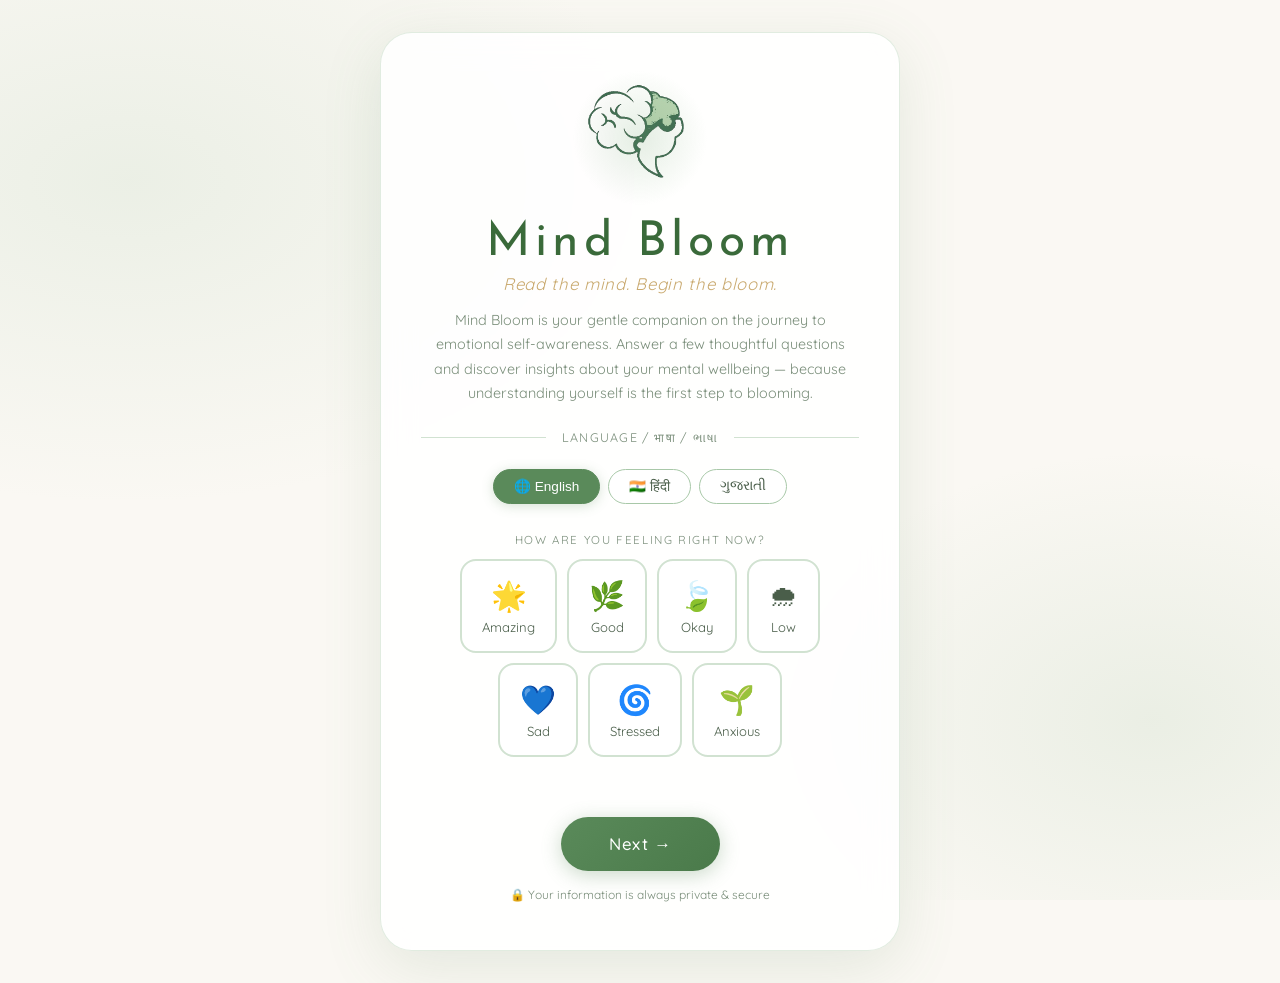
<file: templates/index.html>
<!DOCTYPE html>
<html lang="en">
<head>
 <meta charset="UTF-8"/>
 <meta name="viewport" content="width=device-width, initial-scale=1.0"/>
 <title>Mind Bloom 🌿</title>
 <link rel="stylesheet" href="/static/css/style.css"/>
 <link rel="icon" href="/static/images/logo.png"/>
 <style>
 body { background: var(--cream); }
 .hero {
 min-height: 100vh;
 display: flex; align-items: center; justify-content: center;
 padding: 32px 16px;
 }
 .hero-card {
 max-width: 520px; width: 100%;
 background: rgba(255,255,255,0.88);
 backdrop-filter: blur(16px);
 border-radius: 32px;
 padding: 48px 40px;
 box-shadow: 0 16px 60px rgba(90,138,90,0.14);
 border: 1px solid rgba(168,200,168,0.35);
 text-align: center;
 }
 .logo-wrap {
 position: relative;
 display: inline-block;
 margin-bottom: 24px;
 }
 .logo-wrap img {
 width: 110px; height: 110px;
 object-fit: contain;
 animation: float 4s ease-in-out infinite;
 }
 .logo-glow {
 position: absolute; inset: -12px;
 border-radius: 50%;
 background: radial-gradient(circle, rgba(122,170,122,0.2), transparent 70%);
 animation: glowPulse 3s ease-in-out infinite;
 }
 @keyframes glowPulse {
 0%,100%{opacity:0.5;transform:scale(1)}
 50%{opacity:1;transform:scale(1.08)}
 }
 .app-name {
 font-family: 'Josefin Sans', sans-serif;
 font-size: 3rem; font-weight: 400;
 color: var(--sage-700);
 letter-spacing: 0.1em;
 line-height: 1;
 }
 .slogan {
 font-family: 'Quicksand', sans-serif;
 font-style: italic;
 font-size: 1.05rem;
 color: var(--gold);
 margin-top: 6px;
 letter-spacing: 0.04em;
 }
 .motive {
 font-size: 0.9rem;
 color: var(--text-light);
 line-height: 1.7;
 margin-top: 14px;
 padding: 0 8px;
 }
 .section-label {
 font-size: 0.72rem;
 text-transform: uppercase;
 letter-spacing: 0.14em;
 color: var(--text-light);
 margin-top: 28px;
 margin-bottom: 12px;
 }
 .mood-row {
 display: flex; gap: 10px; flex-wrap: wrap;
 justify-content: center;
 margin-top: 8px;
 }
 .mood-pill { min-width: 72px; }
 .selected-mood-text {
 margin-top: 12px;
 font-size: 0.88rem;
 color: var(--sage-600);
 min-height: 20px;
 font-style: italic;
 }
 .next-row {
 margin-top: 28px;
 display: flex; justify-content: center;
 }
 .leaves-bg {
 position: fixed; inset: 0; z-index: -1;
 overflow: hidden; pointer-events: none;
 }
 .leaf {
 position: absolute;
 font-size: 1.4rem;
 opacity: 0.12;
 animation: leafDrift linear infinite;
 }
 @keyframes leafDrift {
 0%{transform:translateY(-20px) rotate(0deg);opacity:0}
 10%{opacity:0.12}
 90%{opacity:0.12}
 100%{transform:translateY(110vh) rotate(360deg);opacity:0}
 }
 </style>
</head>
<body>
 <!-- Loader -->
 <div id="page-loader">
 <img src="/static/images/load.png" class="loader-img" alt="Loading"/>
 <div class="loader-brand">Mind Bloom</div>
 <div class="loader-dots"><span></span><span></span><span></span></div>
 </div>

 <!-- Background leaves -->
 <div class="leaves-bg" id="leaves-bg"></div>
 <div class="bg-pattern"></div>

 <div class="hero">
 <div class="hero-card">
 <!-- Logo + single top emoji -->
 <div class="logo-wrap anim-fadeIn">
 <div class="logo-glow"></div>
 <img src="/static/images/logo.png" alt="Mind Bloom Logo"/>
 </div>

 <!-- App Name & Slogan -->
 <div class="app-name anim-fadeInUp delay-1">Mind Bloom</div>
 <div class="slogan anim-fadeInUp delay-2">Read the mind. Begin the bloom.</div>

 <!-- Motive -->
 <p class="motive anim-fadeInUp delay-3">
 Mind Bloom is your gentle companion on the journey to emotional self-awareness. 
 Answer a few thoughtful questions and discover insights about your mental wellbeing — 
 because understanding yourself is the first step to blooming.
 </p>

 <!-- Divider -->
 <div class="divider anim-fadeIn delay-4">
 <div class="divider-text">Language / भाषा / ભાષા</div>
 </div>

 <!-- Language Selector -->
 <div class="lang-selector anim-fadeInUp delay-4">
 <button class="lang-btn active" data-lang="en" onclick="selectLang('en',this)">🌐 English</button>
 <button class="lang-btn" data-lang="hi" onclick="selectLang('hi',this)">🇮🇳 हिंदी</button>
 <button class="lang-btn" data-lang="gu" onclick="selectLang('gu',this)"> ગુજરાતી</button>
 </div>

 <!-- How are you feeling -->
 <div class="section-label anim-fadeIn delay-5" id="feeling-label">How are you feeling right now?</div>
 <div class="mood-row anim-fadeInUp delay-5">
 <div class="mood-pill" onclick="selectMood(this,'🌟','Amazing!')" data-mood="amazing">
 <span class="mood-emoji">🌟</span>
 <span id="mood-label-amazing">Amazing</span>
 </div>
 <div class="mood-pill" onclick="selectMood(this,'🌿','Pretty good!')" data-mood="good">
 <span class="mood-emoji">🌿</span>
 <span id="mood-label-good">Good</span>
 </div>
 <div class="mood-pill" onclick="selectMood(this,'🍃','Just okay…')" data-mood="okay">
 <span class="mood-emoji">🍃</span>
 <span id="mood-label-okay">Okay</span>
 </div>
 <div class="mood-pill" onclick="selectMood(this,'🌧','A bit low…')" data-mood="low">
 <span class="mood-emoji">🌧</span>
 <span id="mood-label-low">Low</span>
 </div>
 <div class="mood-pill" onclick="selectMood(this,'💙','Sad today')" data-mood="sad">
 <span class="mood-emoji">💙</span>
 <span id="mood-label-sad">Sad</span>
 </div>
 <div class="mood-pill" onclick="selectMood(this,'🌀','Stressed!')" data-mood="stressed">
 <span class="mood-emoji">🌀</span>
 <span id="mood-label-stressed">Stressed</span>
 </div>
 <div class="mood-pill" onclick="selectMood(this,'🌱','Anxious…')" data-mood="anxious">
 <span class="mood-emoji">🌱</span>
 <span id="mood-label-anxious">Anxious</span>
 </div>
 </div>
 <div class="selected-mood-text" id="mood-msg"></div>

 <!-- Next Button -->
 <div class="next-row anim-fadeInUp delay-6">
 <button class="btn btn-primary btn-lg" onclick="goNext()">
 <span data-t="next">Next →</span>
 </button>
 </div>

 <p style="font-size:0.75rem;color:var(--text-light);margin-top:16px;" class="anim-fadeIn delay-7">
 🔒 Your information is always private &amp; secure
 </p>
 </div>
 </div>

 <script src="/static/js/main.js"></script>
 <script>
 // Generate floating leaves
 const leavesEl = document.getElementById('leaves-bg');
 ['🍃','🌿','🍀','🌱'].forEach((leaf, i) => {
 for (let j = 0; j < 5; j++) {
 const el = document.createElement('div');
 el.className = 'leaf';
 el.textContent = leaf;
 el.style.left = Math.random() * 100 + '%';
 el.style.animationDuration = (12 + Math.random() * 10) + 's';
 el.style.animationDelay = (Math.random() * 10) + 's';
 el.style.fontSize = (1 + Math.random() * 1.2) + 'rem';
 leavesEl.appendChild(el);
 }
 });

 function selectLang(lang, btn) {
 MB.set('lang', lang);
 document.querySelectorAll('.lang-btn').forEach(b => b.classList.remove('active'));
 btn.classList.add('active');
 applyLanguage();
 updateMoodLabels(lang);
 }

 function updateMoodLabels(lang) {
 const labels = {
 en: ['Amazing','Good','Okay','Low','Sad','Stressed','Anxious'],
 hi: ['अद्भुत','अच्छा','ठीक','उदास','दुखी','तनावग्रस्त','चिंतित'],
 gu: ['અદ્ભુત','સારુ','ઠીક','ઉદાસ','દુ:ખી','તણાવ','ચિંતિત']
 };
 const keys = ['amazing','good','okay','low','sad','stressed','anxious'];
 const cur = labels[lang] || labels.en;
 keys.forEach((k,i) => {
 const el = document.getElementById('mood-label-'+k);
 if (el) el.textContent = cur[i];
 });
 }

 let selectedMoodEmoji = '';
 function selectMood(el, emoji, msg) {
 document.querySelectorAll('.mood-pill').forEach(p => p.classList.remove('active'));
 el.classList.add('active');
 selectedMoodEmoji = emoji;
 MB.set('mood', emoji);
 document.getElementById('mood-msg').textContent = msg + ' We are here for you 💚';
 }

 function goNext() {
 if (!MB.get('mood')) {
 showToast('Hey there! ', 'Please let us know how you feel first!', 'warn');
 return;
 }
 navigateTo('/login');
 }

 // Set saved lang on load
 window.addEventListener('DOMContentLoaded', () => {
 const saved = MB.get('lang') || 'en';
 document.querySelectorAll('.lang-btn').forEach(b => {
 b.classList.toggle('active', b.dataset.lang === saved);
 });
 updateMoodLabels(saved);
 });
 </script>
</body>
</html>
</file>
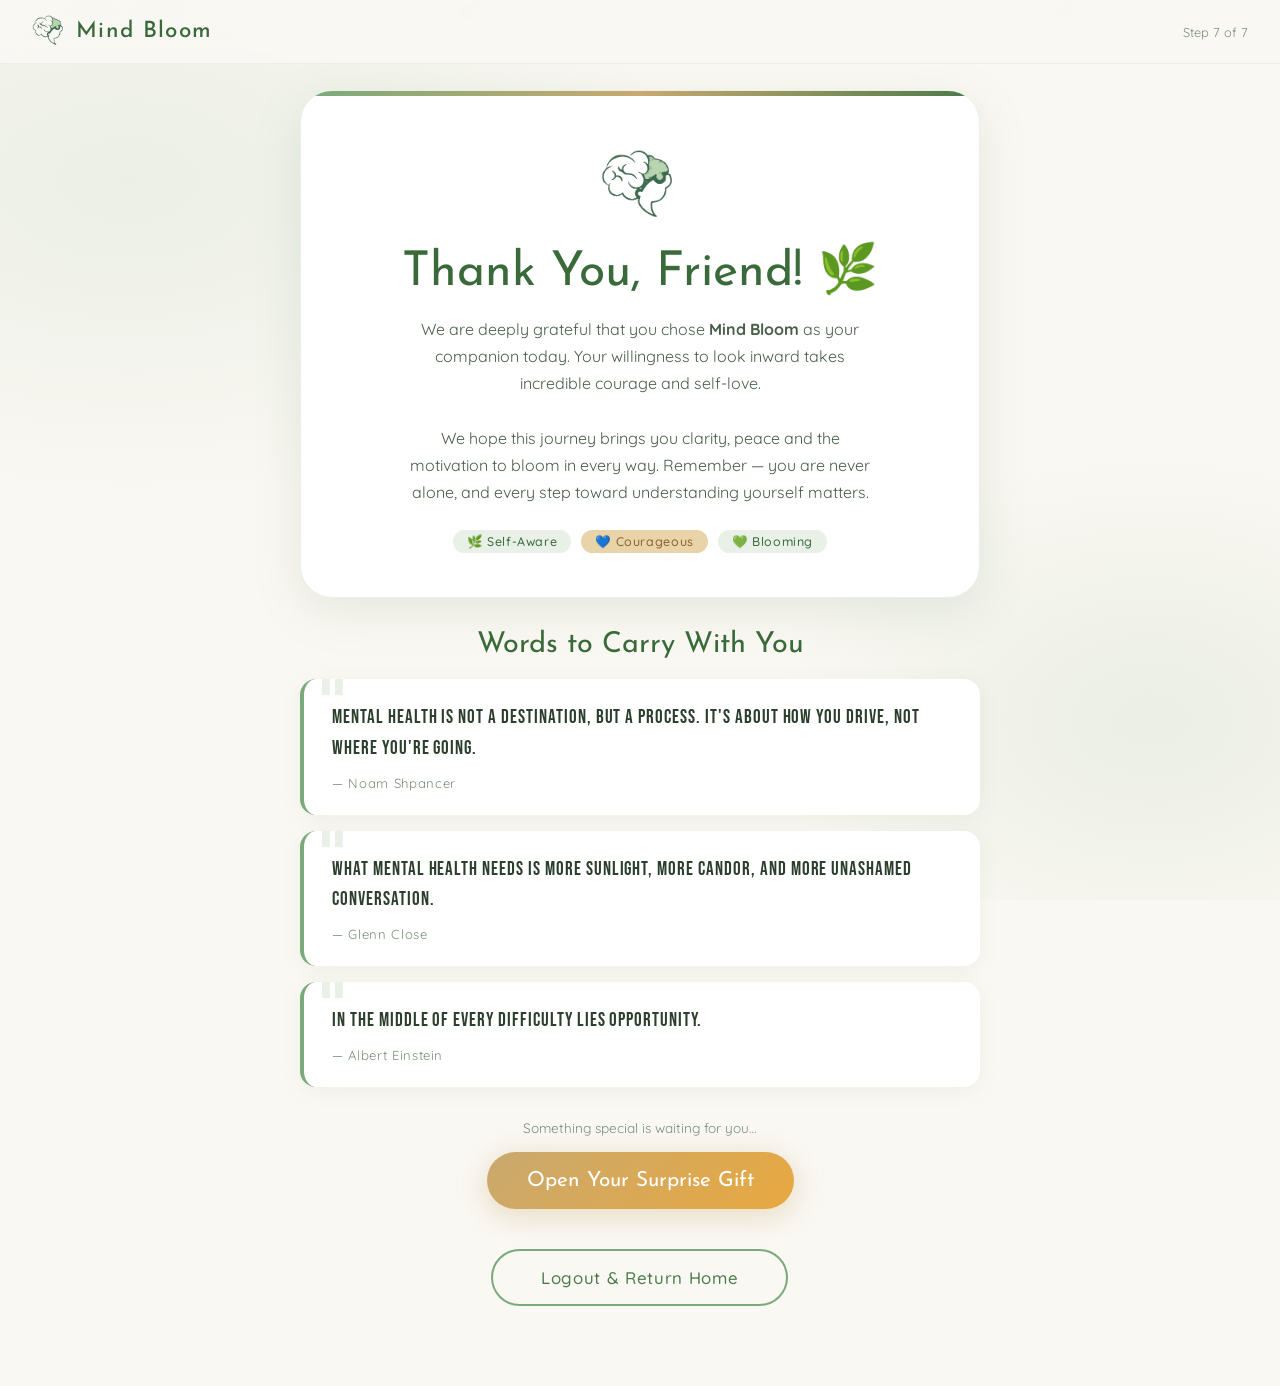
<file: templates/end.html>
<!DOCTYPE html>
<html lang="en">
<head>
 <meta charset="UTF-8"/>
 <meta name="viewport" content="width=device-width, initial-scale=1.0"/>
 <title>Thank You — Mind Bloom 🌿</title>
 <link rel="stylesheet" href="/static/css/style.css"/>
 <link rel="icon" href="/static/images/logo.png"/>
 
 
 <style>
 body { min-height: 100vh; }
 .end-page {
 min-height: 100vh;
 padding: 90px 20px 80px;
 position: relative;
 overflow: hidden;
 }
 .end-inner { max-width: 680px; margin: 0 auto; }
 /* Hero */
 .end-hero {
 text-align: center;
 background: white;
 border-radius: 32px;
 padding: 56px 40px 44px;
 box-shadow: 0 12px 50px rgba(90,138,90,0.14);
 border: 1px solid var(--sage-100);
 margin-bottom: 32px;
 position: relative; overflow: hidden;
 }
 .end-hero::before {
 content: ''; position: absolute; top:0; left:0; right:0;
 height: 5px;
 background: linear-gradient(90deg,var(--sage-400),var(--gold),var(--sage-600));
 }
 .end-logo { width: 80px; height: 80px; object-fit: contain; animation: float 3s ease-in-out infinite; }
 .end-title {
 font-family: 'Josefin Sans', sans-serif;
 font-size: 3rem; color: var(--sage-700);
 margin-top: 16px; line-height: 1.1;
 }
 .end-msg {
 font-size: 1.0rem; color: var(--text-mid);
 line-height: 1.7; margin-top: 16px;
 max-width: 480px; margin-left: auto; margin-right: auto;
 }
 /* Quotes */
 .quotes-section { margin-bottom: 32px; }
 .quotes-title {
 font-family: 'Josefin Sans', sans-serif;
 font-size: 1.8rem; color: var(--sage-700);
 margin-bottom: 20px; text-align: center;
 }
 .quote-card {
 background: white; border-left: 4px solid var(--sage-400);
 border-radius: var(--radius-md); padding: 24px 28px;
 margin-bottom: 16px;
 box-shadow: 0 4px 20px rgba(90,138,90,0.08);
 position: relative; overflow: hidden;
 animation: fadeInUp 0.6s ease both;
 }
 .quote-card::before {
 content: '"'; font-family: 'Josefin Sans', sans-serif;
 font-size: 6rem; color: var(--sage-100);
 position: absolute; top: -10px; left: 12px; line-height: 1;
 }
 .qt { font-family:'Bebas Neue', cursive; letter-spacing:0.05em; font-size:1.2rem; color:var(--text-dark); line-height:1.6; }
 .qa { font-size:0.82rem; color:var(--text-light); margin-top:10px; letter-spacing:0.05em; }

 /* Surprise button */
 .surprise-row { text-align: center; margin-bottom: 32px; }
 .surprise-trigger {
 display: inline-flex; align-items: center; gap: 10px;
 padding: 18px 40px;
 border-radius: 50px;
 background: linear-gradient(135deg, var(--gold), #e8a840);
 color: white; border: none; cursor: pointer;
 font-family: 'Josefin Sans', sans-serif;
 font-size: 1.3rem;
 box-shadow: 0 6px 30px rgba(201,169,110,0.4);
 transition: var(--transition);
 animation: pulseCta 2s ease-in-out infinite;
 }
 .surprise-trigger:hover { transform: translateY(-3px) scale(1.03); }
 @keyframes pulseCta {
 0%,100%{box-shadow:0 6px 30px rgba(201,169,110,0.4)}
 50%{box-shadow:0 10px 40px rgba(201,169,110,0.7)}
 }

 /* ── Surprise overlay ── */
 .surprise-overlay {
 position: fixed; inset: 0;
 background: rgba(20,40,20,0.62);
 backdrop-filter: blur(10px);
 z-index: 500;
 display: flex; align-items: center; justify-content: center;
 padding: 16px;
 opacity: 0; visibility: hidden;
 transition: var(--transition);
 }
 .surprise-overlay.show { opacity: 1; visibility: visible; }

 /* ── Flash Card ── */
 .surprise-card {
 position: relative;
 max-width: 380px; width: 100%;
 border-radius: 28px;
 padding: 0;
 overflow: hidden;
 box-shadow: 0 28px 80px rgba(0,0,0,0.28);
 animation: scaleIn 0.45s cubic-bezier(0.34,1.56,0.64,1) both;
 }
 /* top bar with brand + classification */
 .sc-topbar {
 display: flex; align-items: center; justify-content: space-between;
 padding: 14px 20px;
 }
 .sc-brand {
 font-family: 'Josefin Sans', sans-serif;
 font-size: 0.85rem; font-weight: 600;
 letter-spacing: 0.08em; color: white; opacity: 0.9;
 }
 .sc-tag {
 font-family: 'Quicksand', sans-serif;
 font-size: 0.72rem; font-weight: 600;
 letter-spacing: 0.1em; text-transform: uppercase;
 background: rgba(255,255,255,0.22);
 color: white;
 border-radius: 50px; padding: 4px 12px;
 border: 1px solid rgba(255,255,255,0.3);
 }
 /* card body */
 .sc-body {
 background: white;
 padding: 32px 28px 24px;
 }
 .sc-greeting {
 font-family: 'Josefin Sans', sans-serif;
 font-size: 2rem; font-weight: 700;
 line-height: 1.1; margin-bottom: 20px;
 }
 .sc-suggestion {
 font-family: 'Quicksand', sans-serif;
 font-size: 0.97rem; color: var(--text-mid);
 line-height: 1.75; margin-bottom: 24px;
 }
 .sc-divider {
 height: 1px; background: var(--sage-100);
 margin-bottom: 16px;
 }
 .sc-footer-text {
 font-family: 'Quicksand', sans-serif;
 font-size: 0.78rem; color: var(--text-light);
 text-align: center;
 }
 /* download button */
 .sc-download-btn {
 display: flex; align-items: center; justify-content: center; gap: 8px;
 width: 100%; margin-top: 20px;
 padding: 13px 20px; border-radius: 50px; border: none;
 font-family: 'Quicksand', sans-serif;
 font-size: 0.9rem; font-weight: 600;
 cursor: pointer; transition: var(--transition);
 color: white;
 }
 .sc-download-btn:hover { transform: translateY(-2px); }
 .sc-download-btn:active { transform: scale(0.96); }
 /* close */
 .sc-close {
 position: absolute; top: 12px; right: 14px;
 background: rgba(255,255,255,0.2); border: none;
 width: 28px; height: 28px; border-radius: 50%;
 font-size: 0.9rem; cursor: pointer; color: white;
 display: flex; align-items: center; justify-content: center;
 transition: background 0.2s;
 }
 .sc-close:hover { background: rgba(255,255,255,0.38); }

 .confetti-container {
 position: absolute; inset: 0; pointer-events: none; overflow: hidden; z-index: 1;
 }

 /* Logout row */
 .logout-row { text-align: center; margin-top: 40px; }

 /* Floating petals */
 .petal { position: fixed; font-size:1.2rem; opacity:0.15; pointer-events:none; animation: petalFall linear infinite; }
 @keyframes petalFall {
 0%{transform:translateY(-20px) rotate(0);opacity:0}
 10%{opacity:0.15}
 90%{opacity:0.15}
 100%{transform:translateY(110vh) rotate(360deg);opacity:0}
 }

 @media(max-width:480px){
 .end-title { font-size: 2.2rem; }
 .end-hero { padding: 40px 24px; }
 }
 </style>
</head>
<body>
 <div id="page-loader">
 <img src="/static/images/load.png" class="loader-img" alt="Loading"/>
 <div class="loader-brand">Mind Bloom</div>
 <div class="loader-dots"><span></span><span></span><span></span></div>
 </div>
 <div class="bg-pattern"></div>
 <nav class="topbar">
 <div class="topbar-brand">
 <img src="/static/images/logo.png" alt="Logo"/>
 <span>Mind Bloom</span>
 </div>
 <div style="font-size:0.8rem;color:var(--text-light);">Step 7 of 7 </div>
 </nav>

 <!-- Floating petals -->
 <div id="petals-bg"></div>

 <div class="end-page">
 <div class="end-inner">

 <!-- Hero -->
 <div class="end-hero anim-scaleIn">
 <img src="/static/images/logo.png" class="end-logo" alt="Logo"/>
 <h1 class="end-title">Thank You, <span id="end-name">Friend</span>! 🌿</h1>
 <p class="end-msg">
 We are deeply grateful that you chose <strong>Mind Bloom</strong> as your companion today. 
 Your willingness to look inward takes incredible courage and self-love.<br><br>
 We hope this journey brings you clarity, peace and the motivation to bloom in every way. 
 Remember — you are never alone, and every step toward understanding yourself matters.
 </p>
 <div style="margin-top:24px;display:flex;gap:10px;flex-wrap:wrap;justify-content:center;">
 <span class="badge badge-sage">🌿 Self-Aware</span>
 <span class="badge badge-gold">💙 Courageous</span>
 <span class="badge badge-sage">💚 Blooming</span>
 </div>
 </div>

 <!-- Quotes -->
 <div class="quotes-section">
 <h2 class="quotes-title anim-fadeInUp">Words to Carry With You</h2>
 <div id="quotes-container"></div>
 </div>

 <!-- Surprise Button -->
 <div class="surprise-row anim-fadeInUp delay-3">
 <p style="font-size:0.85rem;color:var(--text-light);margin-bottom:16px;">Something special is waiting for you… </p>
 <button class="surprise-trigger" onclick="openSurprise()">
 Open Your Surprise Gift
 </button>
 </div>

 <!-- Logout -->
 <div class="logout-row anim-fadeInUp delay-4">
 <button class="btn btn-outline btn-lg" onclick="logout()">
  Logout &amp; Return Home
 </button>
 </div>
 </div>
 </div>

 <!-- Surprise overlay -->
 <div class="surprise-overlay" id="surprise-overlay">
 <div class="surprise-card" id="surprise-card">
 <div class="confetti-container" id="confetti-container"></div>

 <!-- Coloured top bar -->
 <div class="sc-topbar" id="sc-topbar">
 <span class="sc-brand">🌿 Mind Bloom</span>
 <span class="sc-tag" id="sc-tag">No Condition</span>
 <button class="sc-close" onclick="closeSurprise()">✕</button>
 </div>

 <!-- White card body -->
 <div class="sc-body">
 <div class="sc-greeting" id="sc-greeting">hey there 🌸</div>
 <div class="sc-suggestion" id="sc-suggestion"></div>
 <div class="sc-divider"></div>
 <div class="sc-footer-text" id="sc-footer-text">made just for you, dude 🤍</div>
 <button class="sc-download-btn" id="sc-download-btn" onclick="downloadCard()">
 save this card 👀💾
 </button>
 </div>
 </div>
 </div>

 <script src="/static/js/main.js"></script>
 <script>
 const ALL_QUOTES = [
 { text: "You don't have to be positive all the time. It's perfectly okay to feel sad, angry, annoyed, frustrated, scared, or anxious. Having feelings doesn't make you a negative person. It makes you human.", author: "Lori Deschene" },
 { text: "Mental health is not a destination, but a process. It's about how you drive, not where you're going.", author: "Noam Shpancer" },
 { text: "Self-care is not self-indulgence. Self-care is self-preservation.", author: "Audre Lorde" },
 { text: "You are not your illness. You have an individual story to tell. You have a name, a history, a personality.", author: "Julian Seifter" },
 { text: "What mental health needs is more sunlight, more candor, and more unashamed conversation.", author: "Glenn Close" },
 { text: "There is hope, even when your brain tells you there isn't.", author: "John Green" },
 { text: "Happiness can be found even in the darkest of times, if one only remembers to turn on the light.", author: "Albus Dumbledore" },
 { text: "You yourself, as much as anybody in the entire universe, deserve your love and affection.", author: "Buddha" },
 { text: "The greatest glory in living lies not in never falling, but in rising every time we fall.", author: "Nelson Mandela" },
 { text: "In the middle of every difficulty lies opportunity.", author: "Albert Einstein" }
 ];


 window.addEventListener('DOMContentLoaded', () => {
 const user = MB.get('user') || {};
 const name = user.name || 'Friend';
 document.getElementById('end-name').textContent = name;

 // Render 3 random quotes
 const shuffled = ALL_QUOTES.sort(() => 0.5 - Math.random()).slice(0, 3);
 const qContainer = document.getElementById('quotes-container');
 shuffled.forEach((q, i) => {
 const el = document.createElement('div');
 el.className = 'quote-card';
 el.style.animationDelay = (i * 0.15) + 's';
 el.innerHTML = `<div class="qt">${q.text}</div><div class="qa">— ${q.author}</div>`;
 qContainer.appendChild(el);
 });

 // Petals
 const petalsEl = document.getElementById('petals-bg');
 ['','','🍃','🌿',''].forEach(p => {
 for (let i = 0; i < 4; i++) {
 const el = document.createElement('div');
 el.className = 'petal';
 el.textContent = p;
 el.style.left = Math.random() * 100 + '%';
 el.style.animationDuration = (10 + Math.random() * 8) + 's';
 el.style.animationDelay = (Math.random() * 8) + 's';
 petalsEl.appendChild(el);
 }
 });
 });

 function openSurprise() {
   const user      = MB.get('user')      || {};
   const name      = user.name           || 'Beautiful Soul';
   const gender    = (user.gender || '').toLowerCase();
   const condition = MB.get('condition') || 'No Condition';

   // ── Colour tints per condition ──────────────────────────
   const TINTS = {
     'No Condition':       { bg:'#e8f5e9', topBg:'#4a7a4a', btn:'#4a7a4a' },
     'Anxiety':            { bg:'#e3f2fd', topBg:'#3a6fa8', btn:'#3a6fa8' },
     'Depression':         { bg:'#ede7f6', topBg:'#6a4a9a', btn:'#6a4a9a' },
     'Stress':             { bg:'#fff3e0', topBg:'#c07830', btn:'#c07830' },
     'Anxiety+Depression': { bg:'#ede8f5', topBg:'#5a4a8a', btn:'#5a4a8a' },
   };
   const tint = TINTS[condition] || TINTS['No Condition'];

   // ── Gender-aware footer ──────────────────────────────────
   const footerMap = {
     male:   `made just for you, dude 🤍`,
     female: `made just for you, gurl 🤍`,
     other:  `made just for you 🤍`,
   };
   const footerTxt = footerMap[gender] || `made just for you 🤍`;

   // ── Unique suggestions per condition ────────────────────
   const SUGGESTIONS = {
     'No Condition': [
       `You've been showing up for yourself, and it shows. Keep this momentum — tiny daily habits compound into the life you're dreaming of. You're already doing something most people never do: paying attention. 🌿`,
       `Your mental health is a garden in full bloom right now. Water it daily with rest, good people, and small joys. You're proof that self-care works. Don't stop here. 💚`,
       `Not everyone gets to feel this balanced — cherish it. Use this clarity to build something, start something, or simply be something new. The world is open for you. 🌱`,
     ],
     'Anxiety': [
       `Your mind works overtime because you care deeply — that's actually beautiful. Try this tonight: write down three things that are completely fine right now. Your nervous system needs evidence that the present is safe. 💙`,
       `Anxiety often lies about the future. Ground yourself in what's real: take five slow breaths and name five things you can see around you. You're okay, right now, in this moment. 🌿`,
       `Your worries are not predictions — they're your brain trying to protect you. Thank it, then redirect gently. A 10-minute walk outside can break the anxiety loop better than most things. Try it tomorrow morning. 💙`,
     ],
     'Depression': [
       `On days when everything feels heavy, you don't need to do much — just do one thing. One glass of water. One song you love. One text to someone who gets you. Small acts add up to survival, and survival is everything. 💜`,
       `Depression tells you nothing will feel good again. That's the illness talking, not the truth. Sunlight for 15 minutes tomorrow morning isn't a cure — but it's a start. And starts matter. 🌸`,
       `You showed up today. You answered questions, you're still here. That takes strength most people don't see. Be gentle with yourself tonight — you deserve the same kindness you'd give a friend. 💜`,
     ],
     'Stress': [
       `Your nervous system has been carrying a lot. Tonight, give it one thing: permission to rest. No productivity guilt allowed. You can't pour from an empty cup — refilling is the most responsible thing you can do. 🧡`,
       `Chronic stress shrinks our world. Deliberately expand yours — even a short walk in a new direction, a new playlist, or cooking something different can signal to your brain that life has variety. 🌿`,
       `You're not behind. You're not failing. You're a human being in a demanding world doing your best. That's enough. Make a list of three things you can remove or delegate this week — protect your energy fiercely. 🧡`,
     ],
     'Anxiety+Depression': [
       `Two things can be true at once: this is hard, and you are handling it. You don't have to heal everything today. One small kindness to yourself — one meal, one rest, one honest conversation — is a victory worth celebrating. 💜`,
       `When anxiety and low mood collide, routine becomes medicine. A consistent wake time, sunlight, and one connection per day are the three anchors that research consistently shows help. Start with just one. 💙`,
       `You're navigating something genuinely complex, and you're still here. Please talk to someone you trust — a friend, a counsellor, anyone. You don't have to carry this alone, and reaching out is the bravest thing you can do. 🌸`,
     ],
   };

   const pool = SUGGESTIONS[condition] || SUGGESTIONS['No Condition'];
   const suggestion = pool[Math.floor(Math.random() * pool.length)];

   // ── Populate card ──────────────────────────────────────
   document.getElementById('sc-topbar').style.background = tint.topBg;
   document.getElementById('sc-tag').textContent = condition;
   document.getElementById('sc-greeting').textContent = `hey ${name} 🌸`;
   document.getElementById('sc-greeting').style.color = tint.topBg;
   document.getElementById('sc-suggestion').textContent = suggestion;
   document.getElementById('sc-footer-text').textContent = footerTxt;

   const dlBtn = document.getElementById('sc-download-btn');
   dlBtn.style.background = tint.topBg;
   dlBtn.style.boxShadow = `0 6px 20px ${tint.topBg}55`;

   // Store for download
   dlBtn._tint    = tint;
   dlBtn._name    = name;
   dlBtn._cond    = condition;
   dlBtn._footer  = footerTxt;
   dlBtn._suggest = suggestion;

   document.getElementById('surprise-overlay').classList.add('show');

   // Confetti
   const conf = document.getElementById('confetti-container');
   conf.innerHTML = '';
   launchConfetti(conf);
 }

 function closeSurprise() {
   document.getElementById('surprise-overlay').classList.remove('show');
 }

 async function downloadCard() {
   const btn = document.getElementById('sc-download-btn');
   const tint    = btn._tint    || { topBg:'#4a7a4a', btn:'#4a7a4a' };
   const name    = btn._name    || 'You';
   const cond    = btn._cond    || 'No Condition';
   const footer  = btn._footer  || 'made just for you 🤍';
   const suggest = btn._suggest || '';

   // ── Draw card on a 2× canvas ─────────────────────────────
   const W = 760, H = 960, PAD = 48;
   const canvas = document.createElement('canvas');
   canvas.width = W; canvas.height = H;
   const ctx = canvas.getContext('2d');

   // helper: rounded rect
   function rr(x,y,w,h,r){ ctx.beginPath(); ctx.moveTo(x+r,y); ctx.lineTo(x+w-r,y); ctx.arcTo(x+w,y,x+w,y+r,r); ctx.lineTo(x+w,y+h-r); ctx.arcTo(x+w,y+h,x+w-r,y+h,r); ctx.lineTo(x+r,y+h); ctx.arcTo(x,y+h,x,y+h-r,r); ctx.lineTo(x,y+r); ctx.arcTo(x,y,x+r,y,r); ctx.closePath(); }

   // helper: wrap text, returns final y
   function wrapText(text, x, y, maxW, lineH) {
     const words = text.split(' ');
     let line = '';
     const lines = [];
     for (const w of words) {
       const test = line ? line + ' ' + w : w;
       if (ctx.measureText(test).width > maxW && line) { lines.push(line); line = w; }
       else line = test;
     }
     if (line) lines.push(line);
     lines.forEach((l,i) => ctx.fillText(l, x, y + i * lineH));
     return y + lines.length * lineH;
   }

   // ── Card background ──────────────────────────────────────
   rr(0,0,W,H,36); ctx.fillStyle = '#ffffff'; ctx.fill();

   // ── Coloured top bar ─────────────────────────────────────
   const topH = 160;
   rr(0,0,W,topH,36); ctx.fillStyle = tint.topBg; ctx.fill();
   // fix bottom corners of top bar
   ctx.fillRect(0, topH-36, W, 36);

   // Brand name
   ctx.fillStyle = 'rgba(255,255,255,0.92)';
   ctx.font = 'bold 32px "Arial", sans-serif';
   ctx.textAlign = 'left';
   ctx.fillText('🌿 Mind Bloom', PAD, 64);

   // Condition tag pill
   ctx.fillStyle = 'rgba(255,255,255,0.22)';
   const tagW = ctx.measureText(cond).width + 44;
   rr(PAD, 84, tagW, 38, 19); ctx.fill();
   ctx.strokeStyle = 'rgba(255,255,255,0.35)'; ctx.lineWidth = 1.5;
   rr(PAD, 84, tagW, 38, 19); ctx.stroke();
   ctx.fillStyle = 'white';
   ctx.font = 'bold 18px Arial';
   ctx.textAlign = 'left';
   ctx.fillText(cond, PAD + 22, 108);

   // ── Card body ─────────────────────────────────────────────
   let y = topH + 44;

   // Greeting
   ctx.fillStyle = tint.topBg;
   ctx.font = 'bold 52px Georgia, serif';
   ctx.textAlign = 'left';
   ctx.fillText(`hey ${name} 🌸`, PAD, y);
   y += 64;

   // Thin rule
   ctx.strokeStyle = '#e8f0e8'; ctx.lineWidth = 1.5;
   ctx.beginPath(); ctx.moveTo(PAD, y); ctx.lineTo(W-PAD, y); ctx.stroke();
   y += 36;

   // Suggestion text
   ctx.fillStyle = '#4a5e4a';
   ctx.font = '26px Georgia, serif';
   ctx.textAlign = 'left';
   y = wrapText(suggest, PAD, y, W - PAD*2, 40) + 16;

   // ── Footer ───────────────────────────────────────────────
   const footerY = H - 100;
   ctx.strokeStyle = '#e8f0e8'; ctx.lineWidth = 1.5;
   ctx.beginPath(); ctx.moveTo(PAD, footerY); ctx.lineTo(W-PAD, footerY); ctx.stroke();

   ctx.fillStyle = '#7a8e7a';
   ctx.font = '22px Arial, sans-serif';
   ctx.textAlign = 'center';
   ctx.fillText(footer, W/2, footerY + 40);

   // ── Download PNG ─────────────────────────────────────────
   const link = document.createElement('a');
   link.download = `MindBloom_Card_${name.replace(/[^a-zA-Z0-9]/g,'_')}.png`;
   link.href = canvas.toDataURL('image/png');
   link.click();

   showToast('Saved! 💾', 'Your card has been downloaded.', 'success');
 }

 function logout() {
 MB.clear();
 navigateTo('/');
 }
 </script>
</body>
</html>
</file>
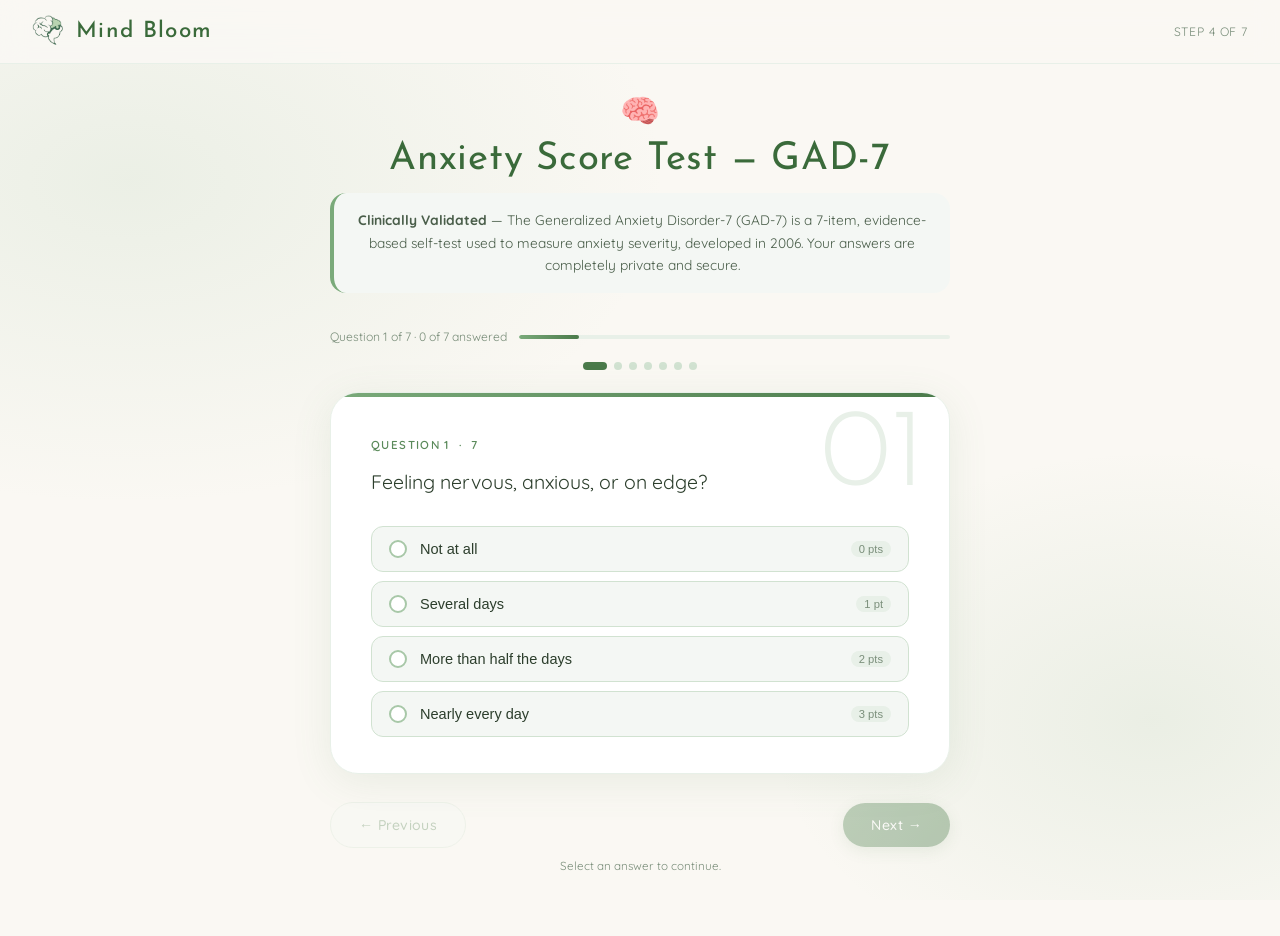
<file: templates/gad7.html>
<!DOCTYPE html>
<html lang="en">
<head>
 <meta charset="UTF-8"/>
 <meta name="viewport" content="width=device-width, initial-scale=1.0"/>
 <title>GAD-7 Anxiety Test — Mind Bloom</title>
 <link rel="stylesheet" href="/static/css/style.css"/>
 <link rel="icon" href="/static/images/logo.png"/>
 <style>
 .gad-page { min-height: 100vh; padding: 90px 20px 60px; }
 .gad-inner { max-width: 620px; margin: 0 auto; }

 .gad-header { text-align: center; margin-bottom: 36px; }
 .gad-title {
 font-family: 'Josefin Sans', sans-serif;
 font-size: 2.4rem; color: var(--sage-700); letter-spacing: 0.02em;
 }
 .gad-info {
 background: var(--sage-50);
 border-radius: var(--radius-md);
 padding: 16px 20px;
 font-size: 0.86rem; color: var(--text-mid);
 line-height: 1.65; margin-top: 14px;
 border-left: 4px solid var(--sage-400);
 }

 .prog-row {
 display: flex; align-items: center; gap: 12px;
 margin-bottom: 18px;
 }
 .prog-label { font-size: 0.76rem; color: var(--text-light); white-space: nowrap; min-width: 160px; }

 /* Dot indicators */
 .dot-row {
 display: flex; justify-content: center; gap: 7px;
 margin-bottom: 22px;
 }
 .dot {
 width: 8px; height: 8px; border-radius: 50%;
 background: var(--sage-200); transition: var(--transition);
 cursor: pointer;
 }
 .dot.answered { background: var(--sage-400); }
 .dot.current { background: var(--sage-600); width: 24px; border-radius: 4px; }

 /* Question card */
 .q-slide { display: none; animation: fadeInUp 0.4s ease both; }
 .q-slide.active { display: block; }

 .qcard-wrap {
 background: white;
 border-radius: 28px;
 padding: 44px 40px 36px;
 box-shadow: 0 8px 40px rgba(90,138,90,0.11);
 border: 1px solid var(--sage-100);
 position: relative; overflow: hidden;
 }
 .qcard-wrap::before {
 content: '';
 position: absolute; top: 0; left: 0; right: 0; height: 4px;
 background: linear-gradient(90deg, var(--sage-400), var(--sage-600));
 }
 .q-num-bg {
 font-family: 'Josefin Sans', sans-serif;
 font-size: 7rem; font-weight: 300;
 color: var(--sage-100);
 position: absolute; top: 8px; right: 24px;
 line-height: 1; user-select: none; pointer-events: none;
 }
 .q-counter {
 font-size: 0.72rem; font-weight: 600; letter-spacing: 0.12em;
 text-transform: uppercase; color: var(--sage-500);
 margin-bottom: 14px;
 }
 .q-title {
 font-family: 'Quicksand', sans-serif;
 font-size: 1.22rem; color: var(--text-dark);
 line-height: 1.65; margin-bottom: 28px;
 position: relative; z-index: 1; max-width: 440px;
 }

 .option-list { display: flex; flex-direction: column; gap: 9px; }
 .opt-btn {
 display: flex; align-items: center; gap: 13px;
 padding: 13px 17px;
 border: 1.5px solid var(--sage-200);
 border-radius: 12px;
 background: var(--sage-50);
 cursor: pointer; transition: var(--transition);
 font-size: 0.91rem; color: var(--text-dark); text-align: left;
 width: 100%;
 }
 .opt-btn:hover {
 border-color: var(--sage-400);
 background: var(--sage-100);
 transform: translateX(3px);
 }
 .opt-btn.selected {
 border-color: var(--sage-500);
 background: var(--sage-100);
 color: var(--sage-700);
 box-shadow: 0 0 0 3px rgba(90,138,90,0.1);
 }
 .opt-radio {
 width: 18px; height: 18px; flex-shrink: 0;
 border-radius: 50%;
 border: 2px solid var(--sage-300);
 background: white;
 transition: var(--transition);
 display: flex; align-items: center; justify-content: center;
 }
 .opt-btn.selected .opt-radio {
 border-color: var(--sage-500);
 background: var(--sage-500);
 }
 .opt-btn.selected .opt-radio::after {
 content: '';
 width: 7px; height: 7px;
 border-radius: 50%;
 background: white;
 }
 .opt-score-tag {
 margin-left: auto; flex-shrink: 0;
 font-size: 0.7rem; color: var(--text-light);
 background: var(--sage-100);
 padding: 2px 8px; border-radius: 50px;
 }
 .opt-btn.selected .opt-score-tag {
 background: var(--sage-200); color: var(--sage-700);
 }

 /* Navigation buttons */
 .q-nav {
 display: flex; justify-content: space-between; align-items: center;
 margin-top: 28px; gap: 12px;
 }
 .nav-btn {
 display: inline-flex; align-items: center; gap: 8px;
 padding: 13px 28px; border-radius: 50px;
 font-family: 'Quicksand', sans-serif;
 font-size: 0.88rem; font-weight: 500;
 cursor: pointer; border: none; transition: var(--transition);
 letter-spacing: 0.02em;
 }
 .nav-prev {
 background: var(--sage-50); color: var(--sage-600);
 border: 1.5px solid var(--sage-200);
 }
 .nav-prev:hover { background: var(--sage-100); border-color: var(--sage-400); transform: translateX(-2px); }
 .nav-prev:disabled { opacity: 0.3; cursor: not-allowed; pointer-events: none; }

 .nav-next {
 background: linear-gradient(135deg, var(--sage-500), var(--sage-600));
 color: white;
 box-shadow: 0 4px 16px rgba(90,138,90,0.28);
 }
 .nav-next:hover { transform: translateX(2px); box-shadow: 0 6px 22px rgba(90,138,90,0.38); }
 .nav-next:disabled { opacity: 0.38; cursor: not-allowed; pointer-events: none; }

 .q-hint {
 font-size: 0.73rem; color: var(--text-light);
 text-align: center; margin-top: 10px; min-height: 18px;
 }

 /* Result */
 #gad-result { display: none; animation: scaleIn 0.5s ease both; }
 .result-card {
 background: white; border-radius: 28px;
 padding: 52px 40px; text-align: center;
 box-shadow: 0 8px 40px rgba(90,138,90,0.13);
 border: 1px solid var(--sage-100);
 position: relative; overflow: hidden;
 }
 .result-card::before {
 content: ''; position: absolute; top:0; left:0; right:0; height:4px;
 background: linear-gradient(90deg, var(--sage-400), var(--sage-600));
 }
 .result-score-big {
 font-family: 'Josefin Sans', sans-serif;
 font-size: 5.5rem; color: var(--sage-600); line-height: 1;
 }
 .severity-track {
 height: 8px; border-radius: 4px;
 background: var(--sage-100); margin: 22px 0 6px;
 overflow: hidden;
 }
 .severity-fill {
 height: 100%; border-radius: 4px;
 width: 0%; transition: width 1.2s cubic-bezier(0.4,0,0.2,1);
 }

 @media(max-width:480px){
 .qcard-wrap { padding: 28px 20px 24px; }
 .gad-title { font-size: 2rem; }
 .q-nav { flex-wrap: wrap; }
 .nav-btn { flex:1; justify-content:center; }
 }
 </style>
</head>
<body>

 <div id="page-loader">
 <img src="/static/images/load.png" class="loader-img" alt=""/>
 <div class="loader-brand">Mind Bloom</div>
 <div class="loader-dots"><span></span><span></span><span></span></div>
 </div>

 <div class="bg-pattern"></div>

 <nav class="topbar">
 <div class="topbar-brand">
 <img src="/static/images/logo.png" alt=""/>
 <span>Mind Bloom</span>
 </div>
 <div style="font-size:0.76rem;color:var(--text-light);letter-spacing:0.07em;">STEP 4 OF 7</div>
 </nav>

 <div class="gad-page">
 <div class="gad-inner">

 <!-- Header -->
 <div class="gad-header anim-fadeInUp">
 <div style="font-size:2rem;margin-bottom:10px;">🧠</div>
 <h1 class="gad-title">Anxiety Score Test — GAD-7</h1>
 <div class="gad-info">
 <strong>Clinically Validated</strong> — The Generalized Anxiety Disorder-7 (GAD-7) is a 7-item, evidence-based self-test used to measure anxiety severity, developed in 2006. Your answers are completely private and secure.
 </div>
 </div>

 <!-- Progress -->
 <div class="prog-row">
 <span class="prog-label" id="gad-prog-label">Question 1 of 7</span>
 <div class="progress-bar" style="flex:1">
 <div class="progress-fill" id="gad-prog" style="width:14%"></div>
 </div>
 </div>

 <!-- Dot indicators -->
 <div class="dot-row" id="gad-dots"></div>

 <!-- Question container -->
 <div id="gad-questions"></div>

 <!-- Result -->
 <div id="gad-result">
 <div class="result-card">
 <div style="font-size:0.7rem;text-transform:uppercase;letter-spacing:0.14em;color:var(--text-light);margin-bottom:6px;">Your Anxiety Score</div>
 <div class="result-score-big" id="gad-res-score">0</div>
 <div style="font-size:0.76rem;color:var(--text-light);letter-spacing:0.1em;text-transform:uppercase;margin-top:2px;">out of 21</div>

 <div class="severity-track">
 <div class="severity-fill" id="gad-sev-fill"></div>
 </div>
 <div style="display:flex;justify-content:space-between;font-size:0.68rem;color:var(--text-light);margin-bottom:20px;">
 <span>Minimal</span><span>Mild</span><span>Moderate</span><span>Severe</span>
 </div>

 <div style="font-family:'Quicksand', sans-serif;font-size:1.28rem;color:var(--text-dark);line-height:1.4;" id="gad-res-label"></div>
 <div style="font-size:0.93rem;color:var(--text-mid);margin-top:12px;line-height:1.7;font-style:italic;max-width:420px;margin-left:auto;margin-right:auto;" id="gad-res-msg"></div>

 <div style="margin-top:36px;text-align:left;">
 <div style="font-size:0.7rem;text-transform:uppercase;letter-spacing:0.12em;color:var(--text-light);margin-bottom:14px;">Response Overview</div>
 <div id="gad-chart"></div>
 </div>

 <div style="margin-top:28px;display:flex;justify-content:center;">
 <div class="score-ring">
 <svg id="gad-ring" width="120" height="120" viewBox="0 0 120 120"></svg>
 <div class="score-text">
 <div style="font-family:'Josefin Sans', sans-serif;font-size:1.8rem;color:var(--sage-600);" id="gad-ring-num">0</div>
 <div style="font-size:0.67rem;color:var(--text-light);">/21</div>
 </div>
 </div>
 </div>

 <div style="margin-top:36px;">
 <button class="btn btn-primary btn-lg" onclick="navigateTo('/phq9')">
 Check Depression Score →
 </button>
 </div>
 </div>
 </div>

 </div>
 </div>

 <script src="/static/js/main.js"></script>
 <script>
 const GAD_QUESTIONS_EN = [
 "Feeling nervous, anxious, or on edge?",
 "Not being able to stop or control worrying?",
 "Worrying too much about different things?",
 "Trouble relaxing?",
 "Being so restless that it is hard to sit still?",
 "Becoming easily annoyed or irritable?",
 "Feeling afraid, as if something awful might happen?"
 ];
 const FREQ_OPTS = ["Not at all", "Several days", "More than half the days", "Nearly every day"];
 const SCORE_TAGS = ["0 pts", "1 pt", "2 pts", "3 pts"];

 let gadAnswers = new Array(7).fill(null);
 let currentQ = 0;
 let autoTimer = null;

 function getQuestions() {
 const lang = MB.get('lang') || 'en';
 return (TRANSLATIONS[lang] && TRANSLATIONS[lang].gad_questions) || GAD_QUESTIONS_EN;
 }
 function getOpts() {
 const lang = MB.get('lang') || 'en';
 return (TRANSLATIONS[lang] && TRANSLATIONS[lang].options_freq) || FREQ_OPTS;
 }

 /* ── Dots ── */
 function renderDots() {
 document.getElementById('gad-dots').innerHTML =
 Array.from({length:7}, (_,i) => {
 let c = 'dot';
 if (i === currentQ) c += ' current';
 else if (gadAnswers[i] !== null) c += ' answered';
 return `<div class="${c}" onclick="jumpTo(${i})" title="Q${i+1}"></div>`;
 }).join('');
 }

 function jumpTo(i) {
 clearTimeout(autoTimer);
 currentQ = i;
 renderQuestion(i);
 }

 /* ── Render question ── */
 function renderQuestion(idx) {
 const qs = getQuestions();
 const opts = getOpts();
 const sel = gadAnswers[idx];
 const isLast = idx === 6;

 document.getElementById('gad-questions').innerHTML = `
 <div class="q-slide active">
 <div class="qcard-wrap">
 <div class="q-num-bg">${String(idx+1).padStart(2,'0')}</div>
 <div class="q-counter">Question ${idx+1} &nbsp;·&nbsp; 7</div>
 <div class="q-title">${qs[idx]}</div>
 <div class="option-list">
 ${opts.map((o,i) => `
 <button class="opt-btn${sel===i?' selected':''}"
 onclick="selectAnswer(${idx},${i},this)">
 <span class="opt-radio"></span>
 <span style="flex:1">${o}</span>
 <span class="opt-score-tag">${SCORE_TAGS[i]}</span>
 </button>`).join('')}
 </div>
 </div>

 <div class="q-nav">
 <button class="nav-btn nav-prev" onclick="prevQ()" ${idx===0?'disabled':''}>
 ← Previous
 </button>
 ${isLast
 ? `<button class="nav-btn nav-next" onclick="showGADResult()" ${sel===null?'disabled':''}>
 View My Score →
 </button>`
 : `<button class="nav-btn nav-next" onclick="nextQ()" ${sel===null?'disabled':''}>
 Next →
 </button>`
 }
 </div>
 <p class="q-hint" id="gad-hint">
 ${sel !== null ? 'Answer recorded — proceed when ready.' : 'Select an answer to continue.'}
 </p>
 </div>`;

 updateProgress();
 renderDots();
 }

 /* ── Select answer ── */
 function selectAnswer(qIdx, val, btn) {
 gadAnswers[qIdx] = val;
 document.querySelectorAll('.opt-btn').forEach(b => b.classList.remove('selected'));
 btn.classList.add('selected');

 // Unlock next button
 const nextBtn = document.querySelector('.nav-next');
 if (nextBtn) nextBtn.removeAttribute('disabled');

 const hint = document.getElementById('gad-hint');
 if (hint) hint.textContent = 'Answer recorded — proceed when ready.';

 renderDots();

 // Auto-advance on non-last questions
 clearTimeout(autoTimer);
 if (qIdx < 6) {
 autoTimer = setTimeout(() => { currentQ++; renderQuestion(currentQ); }, 750);
 }
 }

 /* ── Nav ── */
 function nextQ() {
 clearTimeout(autoTimer);
 if (gadAnswers[currentQ] === null) {
 showToast('Select first', 'Please choose an answer before proceeding.', 'warn');
 return;
 }
 if (currentQ < 6) { currentQ++; renderQuestion(currentQ); }
 else showGADResult();
 }

 function prevQ() {
 clearTimeout(autoTimer);
 if (currentQ > 0) { currentQ--; renderQuestion(currentQ); }
 }

 /* ── Progress ── */
 function updateProgress() {
 const answered = gadAnswers.filter(a => a !== null).length;
 const pct = Math.round(((currentQ + 1) / 7) * 100);
 document.getElementById('gad-prog').style.width = pct + '%';
 document.getElementById('gad-prog-label').textContent =
 `Question ${currentQ+1} of 7 · ${answered} of 7 answered`;
 }

 /* ── Show result ── */
 function showGADResult() {
 clearTimeout(autoTimer);
 const missing = gadAnswers.map((a,i) => a===null ? i+1 : null).filter(Boolean);
 if (missing.length) {
 showToast('Almost there', `Please answer question${missing.length>1?'s':''}: ${missing.join(', ')}.`, 'warn');
 return;
 }

 const score = gadAnswers.reduce((a,b) => a+b, 0);
 MB.set('anxiety_score', score);
 MB.set('gad_answers', gadAnswers);

 document.getElementById('gad-questions').style.display = 'none';
 document.getElementById('gad-dots').style.display = 'none';
 document.querySelector('.prog-row').style.display = 'none';
 document.getElementById('gad-result').style.display = 'block';

 document.getElementById('gad-res-score').textContent = score;
 document.getElementById('gad-ring-num').textContent = score;

 let label, msg, color, pct;
 if (score <= 4) {
 label = 'Minimal or No Anxiety';
 msg = 'Minimal or no anxiety — come on, keep it up! You are doing absolutely amazing.';
 color = '#5a8a5a'; pct = 10;
 } else if (score <= 9) {
 label = 'Mild Anxiety';
 msg = 'Mild anxiety — it is alright, it can be overcome easily. You can do it!';
 color = '#7aaa7a'; pct = 38;
 } else if (score <= 14) {
 label = 'Moderate Anxiety';
 msg = 'Moderate anxiety — that is not a big deal. You can overcome it like a game. We trust you!';
 color = '#c9a96e'; pct = 65;
 } else {
 label = 'Severe Anxiety';
 msg = 'Severe anxiety — need to work hard, but We know you will do it. Consider speaking with a professional.';
 color = '#a8785a'; pct = 92;
 }

 document.getElementById('gad-res-label').textContent = label;
 document.getElementById('gad-res-msg').textContent = msg;

 const fill = document.getElementById('gad-sev-fill');
 fill.style.background = color;
 setTimeout(() => { fill.style.width = pct + '%'; }, 120);

 drawScoreRing('gad-ring', score, 21, color);

 drawBarChart('gad-chart',
 ['Nervous','Worry ctrl','Worry lvl','Relaxing','Restless','Irritable','Fear'],
 gadAnswers.map(v => Math.round(v/3*100)),
 ['#5a8a5a','#7aaa7a','#a8c8a8','#c8ddc8','#c9a96e','#b8a090','#8a9a8a']);

 document.getElementById('gad-prog').style.width = '100%';
 document.getElementById('gad-prog-label').textContent = 'All 7 questions answered';
 }

 window.addEventListener('DOMContentLoaded', () => {
 const saved = MB.get('gad_answers');
 if (saved) { gadAnswers = saved; }
 renderQuestion(0);
 });
 </script>
</body>
</html>
</file>
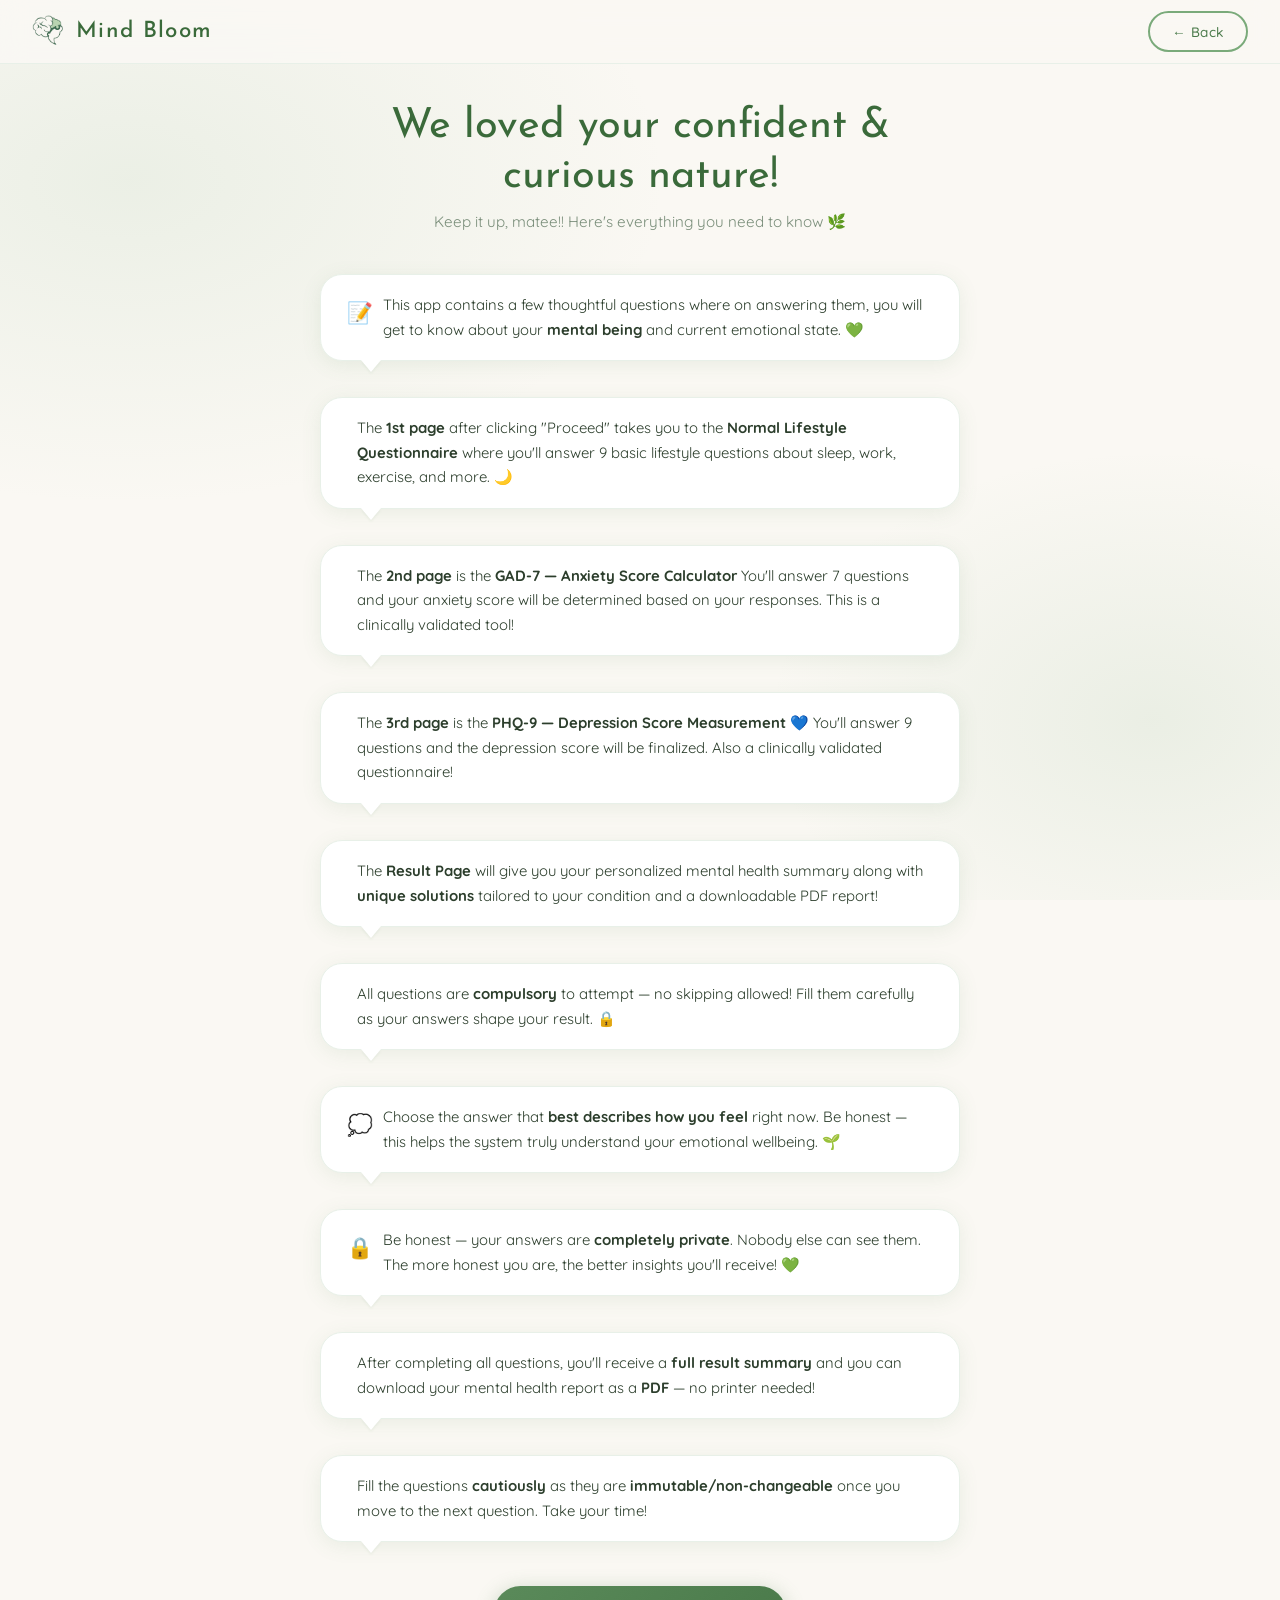
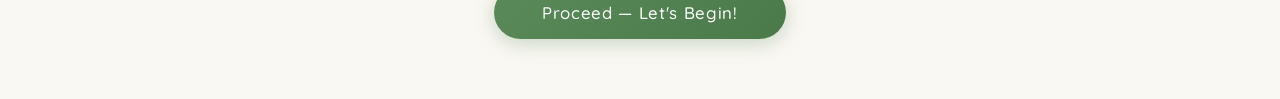
<file: templates/help.html>
<!DOCTYPE html>
<html lang="en">
<head>
 <meta charset="UTF-8"/>
 <meta name="viewport" content="width=device-width, initial-scale=1.0"/>
 <title>Help — Mind Bloom 🌿</title>
 <link rel="stylesheet" href="/static/css/style.css"/>
 <link rel="icon" href="/static/images/logo.png"/>
 <style>
 .help-page {
 min-height: 100vh;
 padding: 90px 20px 60px;
 max-width: 680px;
 margin: 0 auto;
 }
 .help-hero {
 text-align: center;
 margin-bottom: 40px;
 }
 .help-title {
 font-family: 'Josefin Sans', sans-serif;
 font-size: 2.6rem; color: var(--sage-700);
 line-height: 1.2;
 }
 .help-sub {
 font-size: 0.95rem; color: var(--text-light);
 margin-top: 8px; line-height: 1.6;
 }
 /* Cloud messages */
 .clouds-wrap { display: flex; flex-direction: column; gap: 8px; }
 .cloud-item {
 background: white;
 border-radius: 22px;
 padding: 18px 26px;
 box-shadow: 0 4px 20px rgba(90,138,90,0.1);
 border: 1px solid var(--sage-100);
 font-size: 0.93rem;
 color: var(--text-dark);
 line-height: 1.65;
 position: relative;
 animation: fadeInUp 0.5s ease both;
 }
 .cloud-item::after {
 content: '';
 position: absolute;
 bottom: -12px; left: 40px;
 border-width: 12px 10px 0 10px;
 border-style: solid;
 border-color: white transparent transparent transparent;
 filter: drop-shadow(0 2px 1px rgba(90,138,90,0.08));
 }
 .cloud-item:nth-child(even)::after {
 left: auto; right: 40px;
 }
 .cloud-item:nth-child(even) {
 background: var(--sage-50);
 }
 .cloud-num {
 display: inline-flex;
 width: 26px; height: 26px;
 border-radius: 50%;
 background: var(--sage-500);
 color: white;
 font-size: 0.75rem; font-weight: 600;
 align-items: center; justify-content: center;
 margin-right: 10px;
 flex-shrink: 0;
 vertical-align: middle;
 }
 .cloud-row { display: flex; align-items: flex-start; gap: 10px; }
 .cloud-icon { font-size: 1.3rem; flex-shrink: 0; margin-top: 2px; }
 .spacer { height: 20px; }
 .proceed-row {
 display: flex; justify-content: center;
 margin-top: 44px;
 }
 @media(max-width:480px){
 .help-title { font-size: 2rem; }
 .cloud-item { padding: 14px 18px; }
 }
 </style>
</head>
<body>
 <div id="page-loader">
 <img src="/static/images/load.png" class="loader-img" alt="Loading"/>
 <div class="loader-brand">Mind Bloom</div>
 <div class="loader-dots"><span></span><span></span><span></span></div>
 </div>

 <div class="bg-pattern"></div>

 <nav class="topbar">
 <div class="topbar-brand">
 <img src="/static/images/logo.png" alt="Logo"/>
 <span>Mind Bloom</span>
 </div>
 <button class="btn btn-outline btn-sm" onclick="navigateTo('/welcome2')">← Back</button>
 </nav>

 <div class="help-page">
 <div class="help-hero anim-fadeInUp">
 <div style="font-size:3rem;margin-bottom:12px;"></div>
 <h1 class="help-title">We loved your confident &amp; curious nature!</h1>
 <p class="help-sub">Keep it up, matee!! Here's everything you need to know 🌿</p>
 </div>

 <div class="clouds-wrap">

 <div class="cloud-item delay-1" style="animation-delay:0.1s">
 <div class="cloud-row">
 <span class="cloud-icon">📝</span>
 <span>This app contains a few thoughtful questions where on answering them, you will get to know about your <strong>mental being</strong> and current emotional state. 💚</span>
 </div>
 </div>

 <div class="spacer"></div>

 <div class="cloud-item" style="animation-delay:0.2s">
 <div class="cloud-row">
 <span class="cloud-icon"></span>
 <span>The <strong>1st page</strong> after clicking "Proceed" takes you to the <strong>Normal Lifestyle Questionnaire</strong> where you'll answer 9 basic lifestyle questions about sleep, work, exercise, and more. 🌙</span>
 </div>
 </div>

 <div class="spacer"></div>

 <div class="cloud-item" style="animation-delay:0.3s">
 <div class="cloud-row">
 <span class="cloud-icon"></span>
 <span>The <strong>2nd page</strong> is the <strong>GAD-7 — Anxiety Score Calculator</strong> You'll answer 7 questions and your anxiety score will be determined based on your responses. This is a clinically validated tool! </span>
 </div>
 </div>

 <div class="spacer"></div>

 <div class="cloud-item" style="animation-delay:0.4s">
 <div class="cloud-row">
 <span class="cloud-icon"></span>
 <span>The <strong>3rd page</strong> is the <strong>PHQ-9 — Depression Score Measurement</strong> 💙 You'll answer 9 questions and the depression score will be finalized. Also a clinically validated questionnaire! </span>
 </div>
 </div>

 <div class="spacer"></div>

 <div class="cloud-item" style="animation-delay:0.5s">
 <div class="cloud-row">
 <span class="cloud-icon"></span>
 <span>The <strong>Result Page</strong> will give you your personalized mental health summary along with <strong>unique solutions</strong> tailored to your condition and a downloadable PDF report! </span>
 </div>
 </div>

 <div class="spacer"></div>

 <div class="cloud-item" style="animation-delay:0.6s">
 <div class="cloud-row">
 <span class="cloud-icon"></span>
 <span>All questions are <strong>compulsory</strong> to attempt — no skipping allowed! Fill them carefully as your answers shape your result. 🔒</span>
 </div>
 </div>

 <div class="spacer"></div>

 <div class="cloud-item" style="animation-delay:0.7s">
 <div class="cloud-row">
 <span class="cloud-icon">💭</span>
 <span>Choose the answer that <strong>best describes how you feel</strong> right now. Be honest — this helps the system truly understand your emotional wellbeing. 🌱</span>
 </div>
 </div>

 <div class="spacer"></div>

 <div class="cloud-item" style="animation-delay:0.8s">
 <div class="cloud-row">
 <span class="cloud-icon">🔒</span>
 <span>Be honest — your answers are <strong>completely private</strong>. Nobody else can see them. The more honest you are, the better insights you'll receive! 💚</span>
 </div>
 </div>

 <div class="spacer"></div>

 <div class="cloud-item" style="animation-delay:0.9s">
 <div class="cloud-row">
 <span class="cloud-icon"></span>
 <span>After completing all questions, you'll receive a <strong>full result summary</strong> and you can download your mental health report as a <strong>PDF</strong> — no printer needed! </span>
 </div>
 </div>

 <div class="spacer"></div>

 <div class="cloud-item" style="animation-delay:1.0s">
 <div class="cloud-row">
 <span class="cloud-icon"></span>
 <span>Fill the questions <strong>cautiously</strong> as they are <strong>immutable/non-changeable</strong> once you move to the next question. Take your time! </span>
 </div>
 </div>
 </div>

 <div class="proceed-row anim-fadeInUp" style="animation-delay:1.1s">
 <button class="btn btn-primary btn-lg" onclick="navigateTo('/lifestyle')">
 Proceed — Let's Begin!
 </button>
 </div>
 </div>

 <script src="/static/js/main.js"></script>
</body>
</html>
</file>
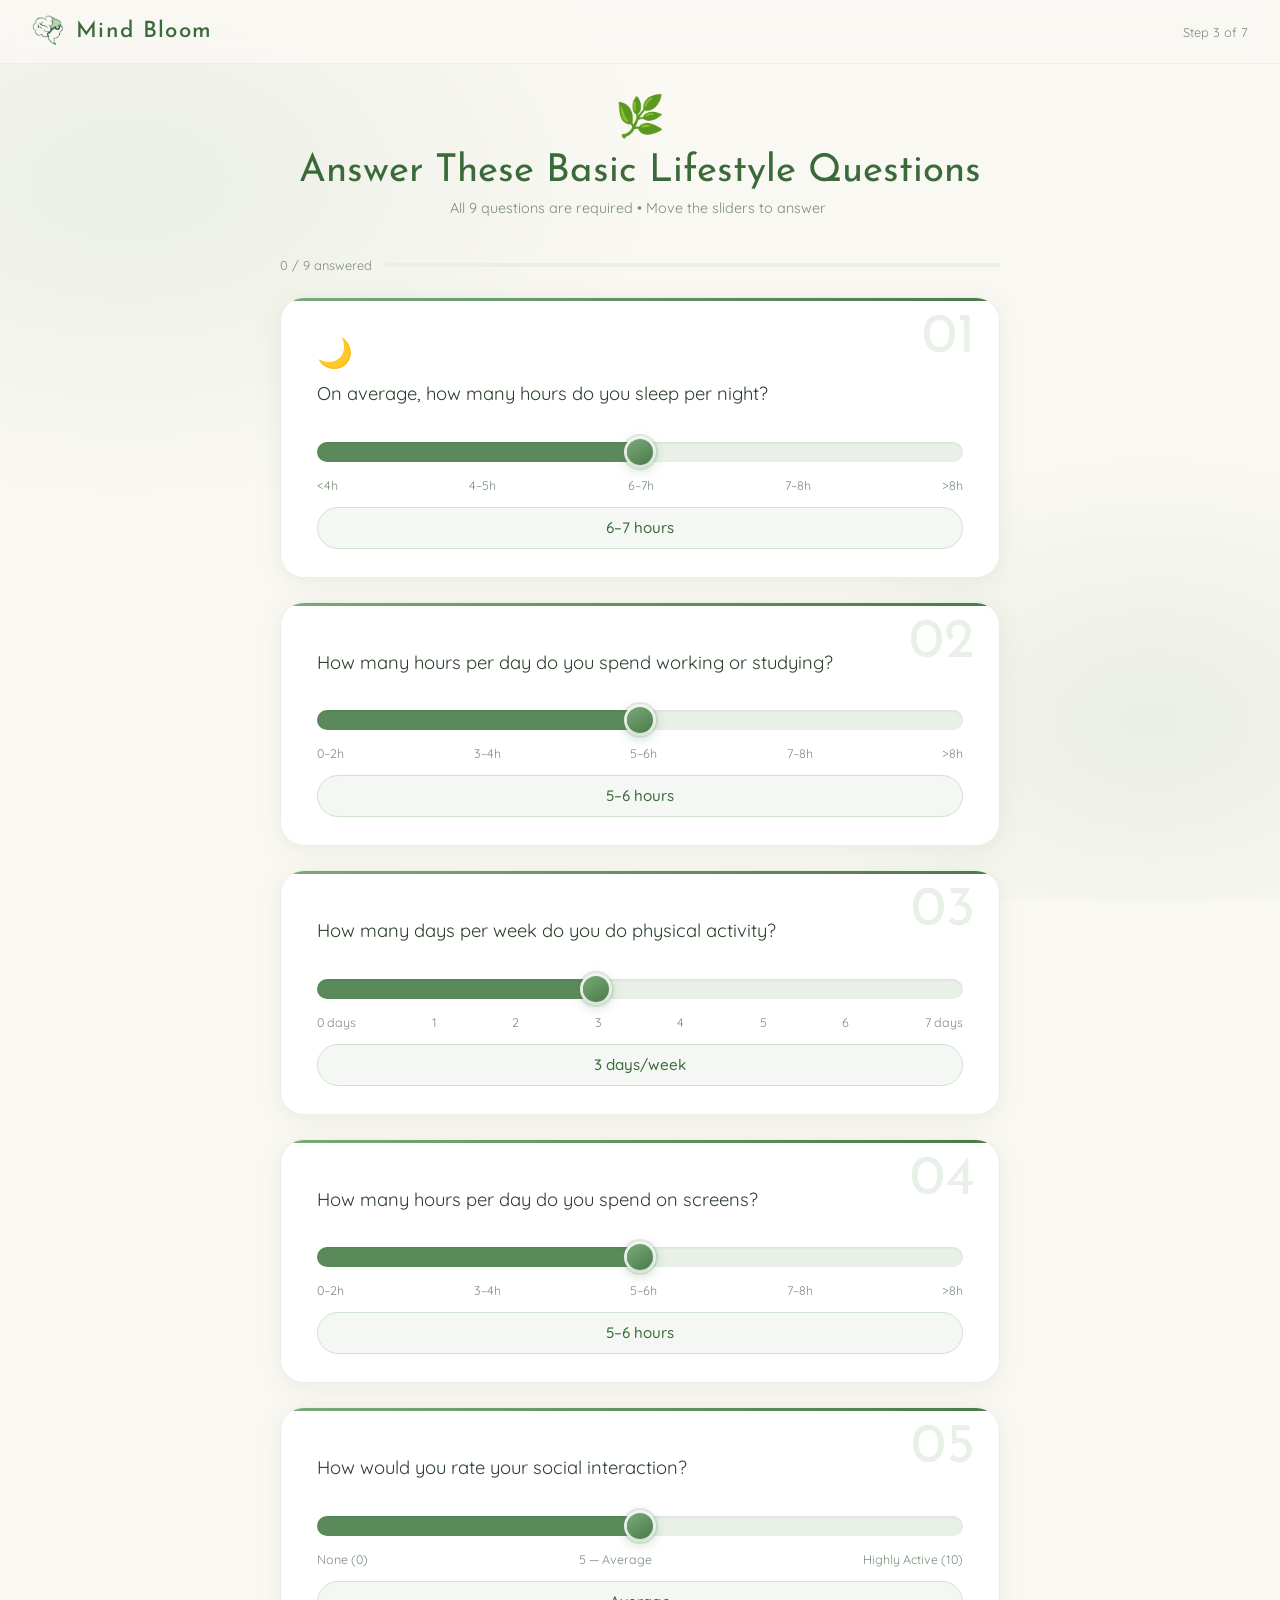
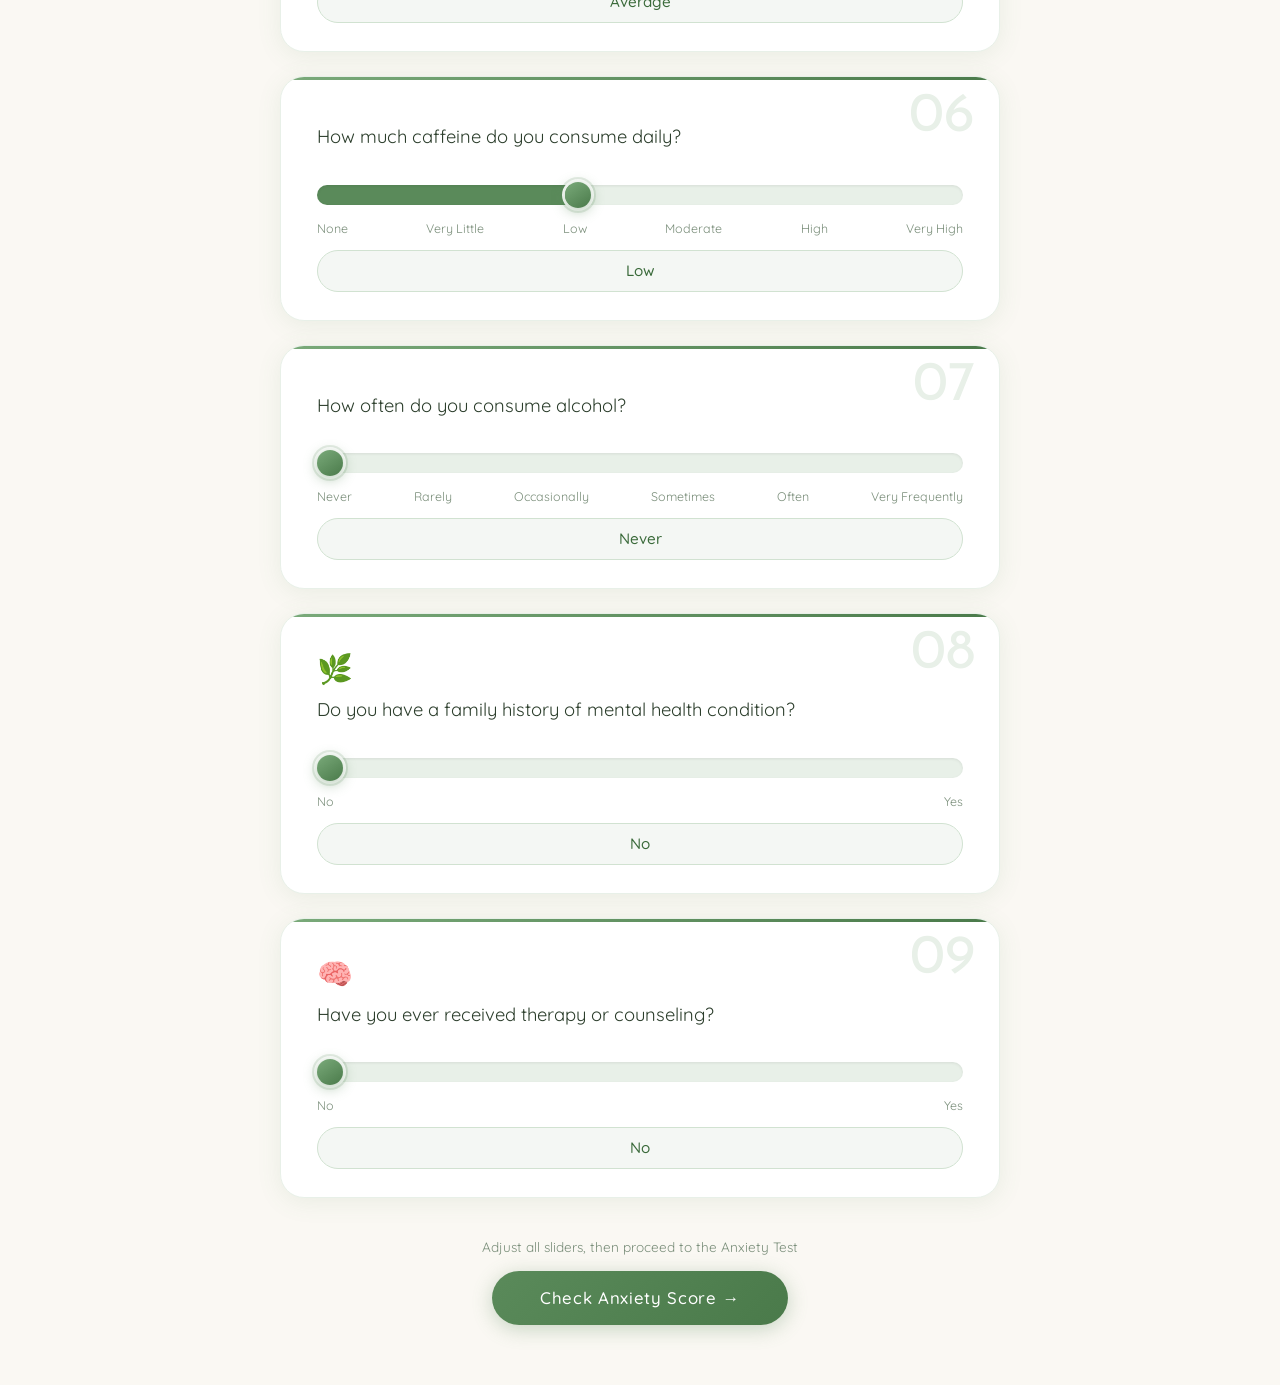
<file: templates/lifestyle.html>
<!DOCTYPE html>
<html lang="en">
<head>
 <meta charset="UTF-8"/>
 <meta name="viewport" content="width=device-width, initial-scale=1.0"/>
 <title>Lifestyle — Mind Bloom 🌿</title>
 <link rel="stylesheet" href="/static/css/style.css"/>
 <link rel="icon" href="/static/images/logo.png"/>
 <style>
 .ls-page {
 min-height: 100vh;
 padding: 90px 20px 60px;
 }
 .ls-inner { max-width: 720px; margin: 0 auto; }
 .ls-header {
 text-align: center; margin-bottom: 40px;
 }
 .ls-title {
 font-family: 'Josefin Sans', sans-serif;
 font-size: 2.4rem; color: var(--sage-700);
 }
 .ls-sub {
 font-size: 0.9rem; color: var(--text-light);
 margin-top: 8px;
 }
 .q-card {
 background: white;
 border-radius: 24px;
 padding: 36px 36px 28px;
 margin-bottom: 24px;
 box-shadow: 0 4px 24px rgba(90,138,90,0.1);
 border: 1px solid var(--sage-100);
 position: relative;
 overflow: hidden;
 transition: var(--transition);
 }
 .q-card:hover { box-shadow: 0 8px 32px rgba(90,138,90,0.16); }
 .q-card::before {
 content: '';
 position: absolute; top: 0; left: 0; right: 0;
 height: 3px;
 background: linear-gradient(90deg, var(--sage-400), var(--sage-600));
 }
 .q-num {
 font-family: 'Josefin Sans', sans-serif;
 font-size: 3.5rem; color: var(--sage-100);
 position: absolute; top: 12px; right: 24px;
 line-height: 1; user-select: none;
 }
 .q-icon { font-size: 1.8rem; margin-bottom: 10px; }
 .q-text {
 font-family: 'Quicksand', sans-serif;
 font-size: 1.15rem; color: var(--text-dark);
 line-height: 1.5; margin-bottom: 28px;
 }
 .slider-wrap { position: relative; }
 .slider-labels {
 display: flex; justify-content: space-between;
 margin-top: 10px;
 font-size: 0.78rem; color: var(--text-light);
 }
 .slider-val-display {
 text-align: center;
 margin-top: 14px;
 padding: 10px 20px;
 background: var(--sage-50);
 border-radius: 50px;
 border: 1px solid var(--sage-200);
 font-size: 0.95rem; font-weight: 500;
 color: var(--sage-700);
 transition: var(--transition);
 min-height: 42px;
 }
 .complete-row {
 text-align: center;
 margin-top: 40px;
 }
 .progress-top {
 max-width: 720px; margin: 0 auto 24px;
 display: flex; align-items: center; gap: 12px;
 }
 .progress-label {
 font-size: 0.8rem; color: var(--text-light);
 white-space: nowrap;
 }
 @media(max-width:480px){
 .q-card { padding: 24px 20px 20px; }
 .ls-title { font-size: 1.8rem; }
 }
 </style>
</head>
<body>
 <div id="page-loader">
 <img src="/static/images/load.png" class="loader-img" alt="Loading"/>
 <div class="loader-brand">Mind Bloom</div>
 <div class="loader-dots"><span></span><span></span><span></span></div>
 </div>
 <div class="bg-pattern"></div>
 <nav class="topbar">
 <div class="topbar-brand">
 <img src="/static/images/logo.png" alt="Logo"/>
 <span>Mind Bloom</span>
 </div>
 <div style="font-size:0.8rem;color:var(--text-light);">Step 3 of 7</div>
 </nav>

 <div class="ls-page">
 <div class="ls-inner">
 <div class="ls-header anim-fadeInUp">
 <div style="font-size:2.5rem;margin-bottom:12px;">🌿</div>
 <h1 class="ls-title" data-t="lifestyle_title">Answer These Basic Lifestyle Questions</h1>
 <p class="ls-sub">All 9 questions are required • Move the sliders to answer ️</p>
 </div>

 <!-- Progress -->
 <div class="progress-top">
 <div class="progress-label" id="prog-label">0 / 9 answered</div>
 <div class="progress-bar" style="flex:1"><div class="progress-fill" id="prog-fill" style="width:0%"></div></div>
 </div>

 <!-- Q1: Sleep -->
 <div class="q-card anim-fadeInUp delay-1">
 <div class="q-num">01</div>
 <div class="q-icon">🌙</div>
 <div class="q-text" data-t="q_sleep">On average, how many hours do you sleep per night?</div>
 <div class="slider-wrap">
 <input type="range" class="custom-range" id="q1" min="0" max="4" value="2" step="1"
 oninput="updateSlider(1)" onchange="updateProgress()"/>
 <div class="slider-labels">
 <span>&lt;4h</span><span>4–5h</span><span>6–7h</span><span>7–8h</span><span>&gt;8h</span>
 </div>
 <div class="slider-val-display" id="q1-disp">6–7 hours </div>
 </div>
 </div>

 <!-- Q2: Work -->
 <div class="q-card anim-fadeInUp delay-2">
 <div class="q-num">02</div>
 <div class="q-icon"></div>
 <div class="q-text" data-t="q_work">How many hours per day do you spend working or studying?</div>
 <div class="slider-wrap">
 <input type="range" class="custom-range" id="q2" min="0" max="4" value="2" step="1"
 oninput="updateSlider(2)" onchange="updateProgress()"/>
 <div class="slider-labels">
 <span>0–2h</span><span>3–4h</span><span>5–6h</span><span>7–8h</span><span>&gt;8h</span>
 </div>
 <div class="slider-val-display" id="q2-disp">5–6 hours </div>
 </div>
 </div>

 <!-- Q3: Physical Activity -->
 <div class="q-card anim-fadeInUp delay-3">
 <div class="q-num">03</div>
 <div class="q-icon"></div>
 <div class="q-text" data-t="q_activity">How many days per week do you do physical activity?</div>
 <div class="slider-wrap">
 <input type="range" class="custom-range" id="q3" min="0" max="7" value="3" step="1"
 oninput="updateSlider(3)" onchange="updateProgress()"/>
 <div class="slider-labels">
 <span>0 days</span><span>1</span><span>2</span><span>3</span><span>4</span><span>5</span><span>6</span><span>7 days</span>
 </div>
 <div class="slider-val-display" id="q3-disp">3 days/week </div>
 </div>
 </div>

 <!-- Q4: Screen Time -->
 <div class="q-card anim-fadeInUp delay-4">
 <div class="q-num">04</div>
 <div class="q-icon"></div>
 <div class="q-text" data-t="q_screen">How many hours per day do you spend on screens?</div>
 <div class="slider-wrap">
 <input type="range" class="custom-range" id="q4" min="0" max="4" value="2" step="1"
 oninput="updateSlider(4)" onchange="updateProgress()"/>
 <div class="slider-labels">
 <span>0–2h</span><span>3–4h</span><span>5–6h</span><span>7–8h</span><span>&gt;8h</span>
 </div>
 <div class="slider-val-display" id="q4-disp">5–6 hours </div>
 </div>
 </div>

 <!-- Q5: Social Interaction -->
 <div class="q-card anim-fadeInUp delay-5">
 <div class="q-num">05</div>
 <div class="q-icon"></div>
 <div class="q-text" data-t="q_social">How would you rate your social interaction with friends/family?</div>
 <div class="slider-wrap">
 <input type="range" class="custom-range" id="q5" min="0" max="10" value="5" step="1"
 oninput="updateSlider(5)" onchange="updateProgress()"/>
 <div class="slider-labels">
 <span>None (0)</span><span>5 — Average</span><span>Highly Active (10)</span>
 </div>
 <div class="slider-val-display" id="q5-disp">5 — Average </div>
 </div>
 </div>

 <!-- Q6: Caffeine -->
 <div class="q-card anim-fadeInUp delay-6">
 <div class="q-num">06</div>
 <div class="q-icon"></div>
 <div class="q-text" data-t="q_caffeine">How much caffeine do you consume daily?</div>
 <div class="slider-wrap">
 <input type="range" class="custom-range" id="q6" min="0" max="5" value="2" step="1"
 oninput="updateSlider(6)" onchange="updateProgress()"/>
 <div class="slider-labels">
 <span>None</span><span>Very Little</span><span>Low</span><span>Moderate</span><span>High</span><span>Very High</span>
 </div>
 <div class="slider-val-display" id="q6-disp">Low </div>
 </div>
 </div>

 <!-- Q7: Alcohol -->
 <div class="q-card anim-fadeInUp delay-7">
 <div class="q-num">07</div>
 <div class="q-icon"></div>
 <div class="q-text" data-t="q_alcohol">How often do you consume alcohol?</div>
 <div class="slider-wrap">
 <input type="range" class="custom-range" id="q7" min="0" max="5" value="0" step="1"
 oninput="updateSlider(7)" onchange="updateProgress()"/>
 <div class="slider-labels">
 <span>Never</span><span>Rarely</span><span>Occasionally</span><span>Sometimes</span><span>Often</span><span>Very Frequently</span>
 </div>
 <div class="slider-val-display" id="q7-disp">Never </div>
 </div>
 </div>

 <!-- Q8: Family History -->
 <div class="q-card anim-fadeInUp delay-8">
 <div class="q-num">08</div>
 <div class="q-icon">🌿</div>
 <div class="q-text" data-t="q_family">Do you have a family history of mental health condition?</div>
 <div class="slider-wrap">
 <input type="range" class="custom-range" id="q8" min="0" max="1" value="0" step="1"
 oninput="updateSlider(8)" onchange="updateProgress()"/>
 <div class="slider-labels">
 <span>No</span><span style="text-align:right">Yes</span>
 </div>
 <div class="slider-val-display" id="q8-disp">No </div>
 </div>
 </div>

 <!-- Q9: Therapy -->
 <div class="q-card anim-fadeInUp" style="animation-delay:0.9s">
 <div class="q-num">09</div>
 <div class="q-icon">🧠</div>
 <div class="q-text" data-t="q_therapy">Have you ever received therapy or counseling for mental health?</div>
 <div class="slider-wrap">
 <input type="range" class="custom-range" id="q9" min="0" max="1" value="0" step="1"
 oninput="updateSlider(9)" onchange="updateProgress()"/>
 <div class="slider-labels">
 <span>No</span><span style="text-align:right">Yes</span>
 </div>
 <div class="slider-val-display" id="q9-disp">No </div>
 </div>
 </div>

 <!-- CTA -->
 <div class="complete-row anim-fadeInUp" style="animation-delay:1s">
 <p style="color:var(--text-light);font-size:0.85rem;margin-bottom:16px;" id="cta-hint">
 Adjust all sliders, then proceed to the Anxiety Test 
 </p>
 <button class="btn btn-primary btn-lg" onclick="goToGAD()" data-t="check_anxiety">
 Click Here to Test Anxiety Score 
 </button>
 </div>
 </div>
 </div>

 <script src="/static/js/main.js"></script>
 <script>
 const SLIDER_LABELS = {
 1: ['Less than 4 hrs ','4–5 hours ','6–7 hours ','7–8 hours ','More than 8 hrs '],
 2: ['0–2 hours ','3–4 hours ','5–6 hours ','7–8 hours ','More than 8 hrs '],
 3: ['0 days ','1 day/week 🌱','2 days/week ','3 days/week ','4 days/week ','5 days/week ️','6 days/week ','Every day '],
 4: ['0–2 hrs (Great!) ','3–4 hours ','5–6 hours ','7–8 hours ','More than 8 hrs '],
 5: ['None ','Very Low ','Low ','Some ','Moderate ','Average ','Good ','Very Good ','Active ','Highly Active ','Extremely Active '],
 6: ['None ','Very Little ','Low ','Moderate ','High ','Very High '],
 7: ['Never ','Rarely 🌿','Occasionally ','Sometimes ','Often ','Very Frequently '],
 8: ['No ','Yes '],
 9: ['No ','Yes ']
 };

 function updateSlider(q) {
 const el = document.getElementById('q'+q);
 const val = parseInt(el.value);
 const labels = SLIDER_LABELS[q];
 document.getElementById('q'+q+'-disp').textContent = labels[val] || val;
 // Update filled track
 const min = parseFloat(el.min) || 0;
 const max = parseFloat(el.max) || 100;
 const pct = ((val - min) / (max - min)) * 100;
 el.style.setProperty('--range-fill', pct + '%');
 updateProgress();
 }

 // Track which sliders have been intentionally moved
 const interacted = new Set();
 document.querySelectorAll('.custom-range').forEach((el, i) => {
 const q = i + 1;
 el.addEventListener('input', () => { interacted.add(q); updateProgress(); });
 });

 function updateProgress() {
 const count = interacted.size;
 document.getElementById('prog-label').textContent = count + ' / 9 answered';
 document.getElementById('prog-fill').style.width = (count / 9 * 100) + '%';
 }

 function goToGAD() {
 // All sliders have defaults, just read values
 const data = {
 sleep: parseInt(document.getElementById('q1').value),
 work: parseInt(document.getElementById('q2').value),
 activity: parseInt(document.getElementById('q3').value),
 screen: parseInt(document.getElementById('q4').value),
 social: parseInt(document.getElementById('q5').value),
 caffeine: parseInt(document.getElementById('q6').value),
 alcohol: parseInt(document.getElementById('q7').value),
 family_history: parseInt(document.getElementById('q8').value),
 therapy: parseInt(document.getElementById('q9').value)
 };
 MB.set('lifestyle', data);
 navigateTo('/gad7');
 }

 // Init displays
 window.addEventListener('DOMContentLoaded', () => {
 for (let i = 1; i <= 9; i++) updateSlider(i);
 // Load saved
 const saved = MB.get('lifestyle');
 if (saved) {
 const keys = ['sleep','work','activity','screen','social','caffeine','alcohol','family_history','therapy'];
 const qKeys = [1,2,3,4,5,6,7,8,9];
 keys.forEach((k, i) => {
 if (saved[k] !== undefined) {
 document.getElementById('q'+(i+1)).value = saved[k];
 updateSlider(i+1);
 }
 });
 }
 });
 </script>
</body>
</html>
</file>
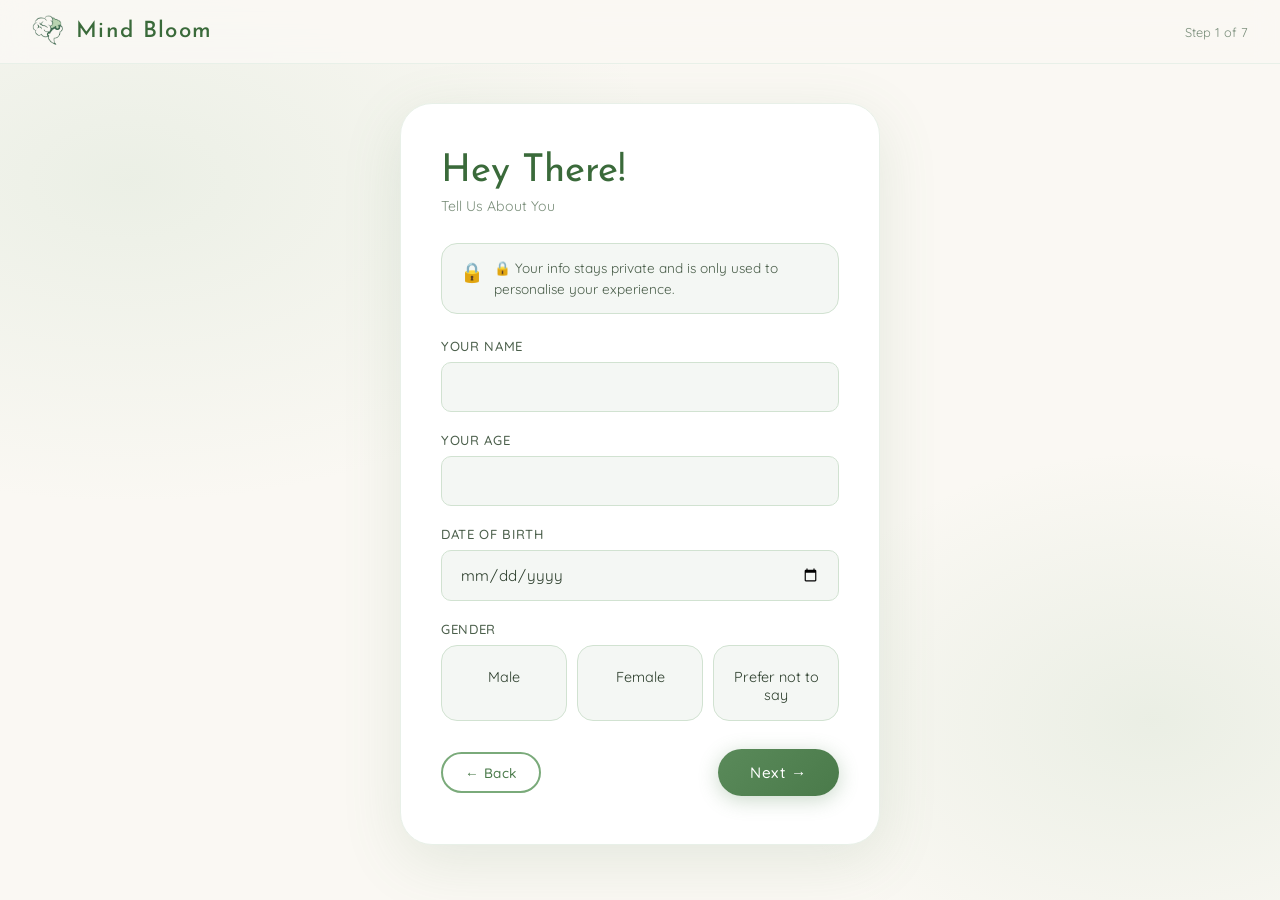
<file: templates/login.html>
<!DOCTYPE html>
<html lang="en">
<head>
 <meta charset="UTF-8"/>
 <meta name="viewport" content="width=device-width, initial-scale=1.0"/>
 <title>Login — Mind Bloom 🌿</title>
 <link rel="stylesheet" href="/static/css/style.css"/>
 <link rel="icon" href="/static/images/logo.png"/>
 <style>
 body { min-height: 100vh; display: flex; flex-direction: column; }
 .login-wrap {
 flex: 1;
 display: flex; align-items: center; justify-content: center;
 padding: 80px 16px 32px;
 }
 .login-card {
 max-width: 480px; width: 100%;
 background: white;
 border-radius: 32px;
 padding: 48px 40px;
 box-shadow: 0 16px 60px rgba(90,138,90,0.14);
 border: 1px solid var(--sage-100);
 }
 .login-title {
 font-family: 'Josefin Sans', sans-serif;
 font-size: 2.4rem; color: var(--sage-700);
 margin-bottom: 6px;
 }
 .login-sub {
 font-size: 0.88rem; color: var(--text-light);
 margin-bottom: 28px;
 }
 .privacy-box {
 background: var(--sage-50);
 border-radius: var(--radius-md);
 padding: 14px 18px;
 display: flex; align-items: flex-start; gap: 10px;
 margin-bottom: 24px;
 border: 1px solid var(--sage-200);
 font-size: 0.85rem; color: var(--text-mid);
 line-height: 1.5;
 }
 .gender-row { display: flex; gap: 10px; margin-top: 8px; }
 .gender-card { flex:1; }
 .date-input { font-size: 0.95rem; }
 .form-footer {
 display: flex; justify-content: space-between; align-items: center;
 margin-top: 28px; gap: 12px;
 }
 .age-display {
 font-size: 0.82rem; color: var(--text-light);
 margin-top: 6px;
 }
 .field-error {
 font-size: 0.8rem; color: #e53935;
 margin-top: 5px; display: none;
 }
 </style>
</head>
<body>
 <!-- Loader -->
 <div id="page-loader">
 <img src="/static/images/load.png" class="loader-img" alt="Loading"/>
 <div class="loader-brand">Mind Bloom</div>
 <div class="loader-dots"><span></span><span></span><span></span></div>
 </div>

 <div class="bg-pattern"></div>

 <!-- Topbar -->
 <nav class="topbar">
 <div class="topbar-brand">
 <img src="/static/images/logo.png" alt="Logo"/>
 <span>Mind Bloom</span>
 </div>
 <div style="font-size:0.8rem;color:var(--text-light);">Step 1 of 7</div>
 </nav>

 <div class="login-wrap">
 <div class="login-card">
 <div class="login-title anim-fadeInUp"> Hey There!</div>
 <p class="login-sub anim-fadeInUp delay-1" id="login-sub-text" data-t="login_title">
 Tell us a little about yourself to personalise your experience 🌿
 </p>

 <!-- Privacy notice -->
 <div class="privacy-box anim-fadeIn delay-2">
 <span style="font-size:1.2rem;flex-shrink:0;">🔒</span>
 <span data-t="privacy_note">Your info stays private and is only used to personalise your experience.</span>
 </div>

 <!-- Name -->
 <div class="form-group anim-fadeInUp delay-2">
 <label class="form-label" data-t="name_label">Your Name </label>
 <input class="form-input" id="inp-name" type="text" maxlength="60"
 
 oninput="clearErr('name-err')"/>
 <div class="field-error" id="name-err">U-uhh! Name can't be empty </div>
 </div>

 <!-- Age -->
 <div class="form-group anim-fadeInUp delay-3">
 <label class="form-label" data-t="age_label">Your Age </label>
 <input class="form-input" id="inp-age" type="number" min="5" max="122"
 oninput="calcAge(); clearErr('age-err')"/>
 <div class="age-display" id="age-display"></div>
 <div class="field-error" id="age-err" data-t="age_error">Oops! Age must be between 5 and 123 </div>
 </div>

 <!-- Birthdate -->
 <div class="form-group anim-fadeInUp delay-3">
 <label class="form-label" data-t="birth_label">Date of Birth </label>
 <input class="form-input date-input" id="inp-birth" type="date"
 oninput="calcAgeFromBirth(); clearErr('birth-err')"/>
 <div class="field-error" id="birth-err">Hey! Pick a valid birthdate </div>
 </div>

 <!-- Gender -->
 <div class="form-group anim-fadeInUp delay-4">
 <label class="form-label" data-t="gender_label">Gender </label>
 <div class="gender-row" id="gender-row">
 <div class="gender-card" onclick="selectGender('Male',this)">
 <div class="gender-icon"></div>
 <div data-t="male">Male</div>
 </div>
 <div class="gender-card" onclick="selectGender('Female',this)">
 <div class="gender-icon"></div>
 <div data-t="female">Female</div>
 </div>
 <div class="gender-card" onclick="selectGender('Other',this)">
 <div class="gender-icon"></div>
 <div data-t="other">Prefer not to say</div>
 </div>
 </div>
 <div class="field-error" id="gender-err">Aey! Pick a gender option </div>
 </div>

 <!-- Footer buttons -->
 <div class="form-footer anim-fadeInUp delay-5">
 <button class="btn btn-outline btn-sm" onclick="navigateTo('/')">← Back</button>
 <button class="btn btn-primary" onclick="submitLogin()">
 <span data-t="next">Next →</span>
 </button>
 </div>
 </div>
 </div>

 <!-- Refresh warning modal removed -->

 <script src="/static/js/main.js"></script>
 <script>
 let selectedGender = '';

 function selectGender(val, el) {
 selectedGender = val;
 document.querySelectorAll('.gender-card').forEach(c => c.classList.remove('active'));
 el.classList.add('active');
 clearErr('gender-err');
 }

 function clearErr(id) {
 const el = document.getElementById(id);
 if (el) el.style.display = 'none';
 }
 function showErr(id) {
 const el = document.getElementById(id);
 if (el) el.style.display = 'block';
 }

 function calcAge() {
 const age = parseInt(document.getElementById('inp-age').value);
 const display = document.getElementById('age-display');
 if (age >= 5 && age <= 122) {
 const msgs = ['Little star! ','Young explorer! ','Going strong! ','Wise soul! '];
 if (age <= 12) display.textContent = 'Little star! ';
 else if (age <= 19) display.textContent = 'Teen vibes! ';
 else if (age <= 60) display.textContent = 'Adult & thriving! ';
 else display.textContent = 'Wisdom & grace! ';
 } else display.textContent = '';
 }

 function calcAgeFromBirth() {
 const birth = new Date(document.getElementById('inp-birth').value);
 if (!birth) return;
 const today = new Date();
 let age = today.getFullYear() - birth.getFullYear();
 const m = today.getMonth() - birth.getMonth();
 if (m < 0 || (m === 0 && today.getDate() < birth.getDate())) age--;
 if (age >= 5 && age <= 122) {
 document.getElementById('inp-age').value = age;
 calcAge();
 }
 }

 function submitLogin() {
 const name = document.getElementById('inp-name').value.trim();
 const age = parseInt(document.getElementById('inp-age').value);
 const birth = document.getElementById('inp-birth').value;
 let valid = true;

 if (!name) { showErr('name-err'); valid = false; }
 if (!age || age < 5 || age > 122) { showErr('age-err'); valid = false; }
 if (!birth) { showErr('birth-err'); valid = false; }
 if (!selectedGender) { showErr('gender-err'); valid = false; }

 if (!valid) {
 showToast('Hey! ', t('required_error'), 'warn');
 return;
 }

 MB.set('user', { name, age, gender: selectedGender, birth });
 navigateTo('/welcome2');
 }


 </script>
</body>
</html>
</file>
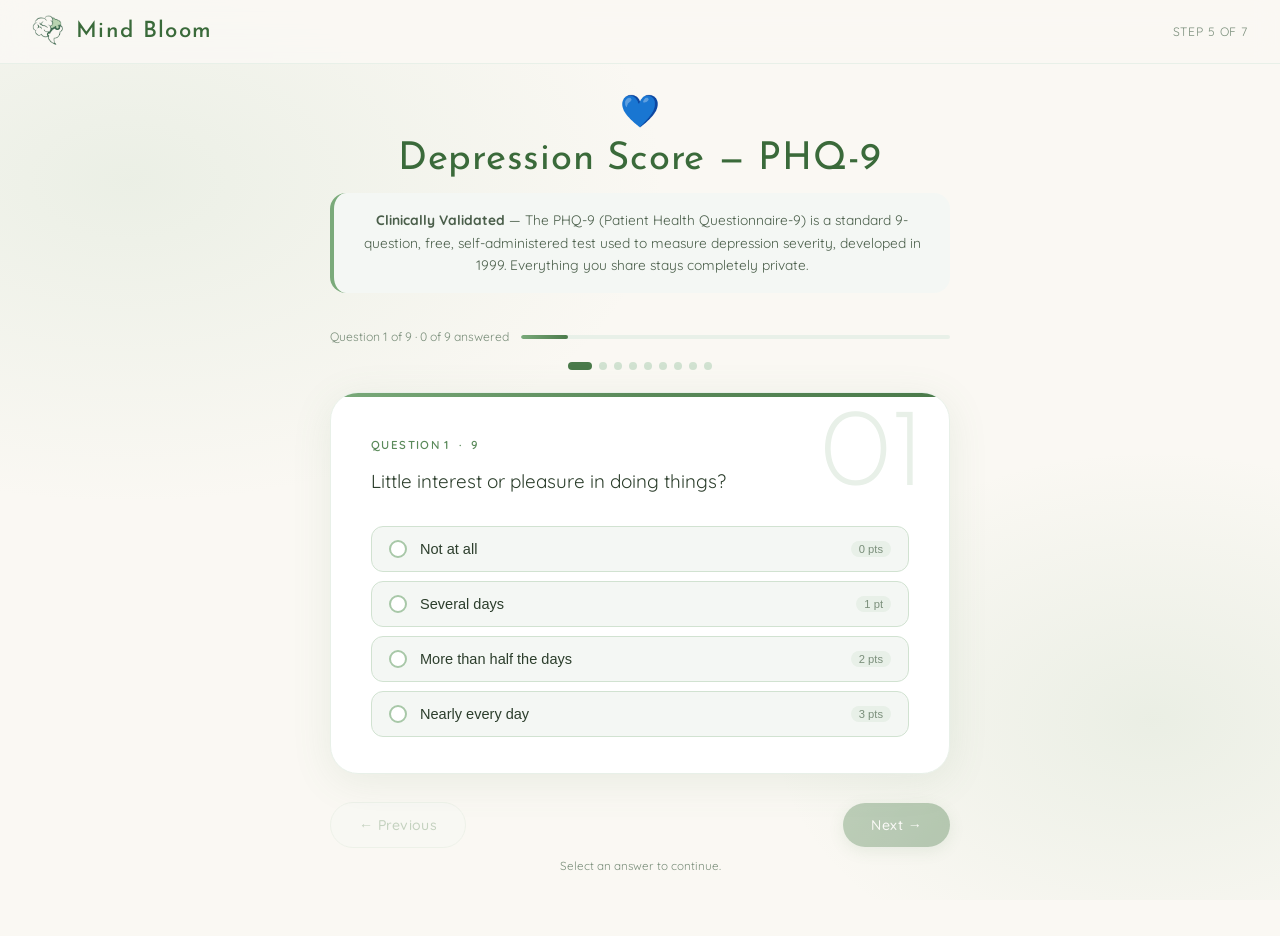
<file: templates/phq9.html>
<!DOCTYPE html>
<html lang="en">
<head>
 <meta charset="UTF-8"/>
 <meta name="viewport" content="width=device-width, initial-scale=1.0"/>
 <title>PHQ-9 Depression Test — Mind Bloom</title>
 <link rel="stylesheet" href="/static/css/style.css"/>
 <link rel="icon" href="/static/images/logo.png"/>
 <style>
 .phq-page { min-height: 100vh; padding: 90px 20px 60px; }
 .phq-inner { max-width: 620px; margin: 0 auto; }

 .phq-header { text-align: center; margin-bottom: 36px; }
 .phq-title {
 font-family: 'Josefin Sans', sans-serif;
 font-size: 2.4rem; color: var(--sage-700); letter-spacing: 0.02em;
 }
 .phq-info {
 background: var(--sage-50);
 border-radius: var(--radius-md);
 padding: 16px 20px;
 font-size: 0.86rem; color: var(--text-mid);
 line-height: 1.65; margin-top: 14px;
 border-left: 4px solid var(--sage-400);
 }

 .prog-row {
 display: flex; align-items: center; gap: 12px;
 margin-bottom: 18px;
 }
 .prog-label { font-size: 0.76rem; color: var(--text-light); white-space: nowrap; min-width: 160px; }

 /* Dot indicators */
 .dot-row {
 display: flex; justify-content: center; gap: 7px;
 margin-bottom: 22px;
 }
 .dot {
 width: 8px; height: 8px; border-radius: 50%;
 background: var(--sage-200); transition: var(--transition);
 cursor: pointer;
 }
 .dot.answered { background: var(--sage-200); border: 1px solid var(--sage-400); }
 .dot.current { background: var(--sage-600); width: 24px; border-radius: 4px; }

 /* Question card */
 .q-slide { display: none; animation: fadeInUp 0.4s ease both; }
 .q-slide.active { display: block; }

 .qcard-wrap {
 background: white; border-radius: 28px;
 padding: 44px 40px 36px;
 box-shadow: 0 8px 40px rgba(90,138,90,0.11);
 border: 1px solid var(--sage-100);
 position: relative; overflow: hidden;
 }
 .qcard-wrap::before {
 content: '';
 position: absolute; top: 0; left: 0; right: 0; height: 4px;
 background: linear-gradient(90deg, var(--sage-400), var(--sage-500), var(--sage-600));
 }
 .q-num-bg {
 font-family: 'Josefin Sans', sans-serif;
 font-size: 7rem; font-weight: 300;
 color: var(--sage-100);
 position: absolute; top: 8px; right: 24px;
 line-height: 1; user-select: none; pointer-events: none;
 }
 .q-counter {
 font-size: 0.72rem; font-weight: 600; letter-spacing: 0.12em;
 text-transform: uppercase; color: var(--sage-500);
 margin-bottom: 14px;
 }
 .q-title {
 font-family: 'Quicksand', sans-serif;
 font-size: 1.18rem; color: var(--text-dark);
 line-height: 1.68; margin-bottom: 28px;
 position: relative; z-index: 1; max-width: 440px;
 }

 .option-list { display: flex; flex-direction: column; gap: 9px; }
 .opt-btn {
 display: flex; align-items: center; gap: 13px;
 padding: 13px 17px;
 border: 1.5px solid var(--sage-200);
 border-radius: 12px;
 background: var(--sage-50);
 cursor: pointer; transition: var(--transition);
 font-size: 0.91rem; color: var(--text-dark); text-align: left;
 width: 100%;
 }
 .opt-btn:hover {
 border-color: var(--sage-400);
 background: var(--sage-50);
 transform: translateX(3px);
 }
 .opt-btn.selected {
 border-color: var(--sage-500);
 background: var(--sage-100);
 color: var(--sage-700);
 box-shadow: 0 0 0 3px rgba(90,138,90,0.12);
 }
 .opt-radio {
 width: 18px; height: 18px; flex-shrink: 0;
 border-radius: 50%;
 border: 2px solid var(--sage-300);
 background: white;
 transition: var(--transition);
 display: flex; align-items: center; justify-content: center;
 }
 .opt-btn.selected .opt-radio {
 border-color: var(--sage-500);
 background: var(--sage-500);
 }
 .opt-btn.selected .opt-radio::after {
 content: '';
 width: 7px; height: 7px;
 border-radius: 50%;
 background: white;
 }
 .opt-score-tag {
 margin-left: auto; flex-shrink: 0;
 font-size: 0.7rem; color: var(--text-light);
 background: var(--sage-100);
 padding: 2px 8px; border-radius: 50px;
 }
 .opt-btn.selected .opt-score-tag {
 background: var(--sage-200); color: var(--sage-700);
 }

 /* Navigation */
 .q-nav {
 display: flex; justify-content: space-between; align-items: center;
 margin-top: 28px; gap: 12px;
 }
 .nav-btn {
 display: inline-flex; align-items: center; gap: 8px;
 padding: 13px 28px; border-radius: 50px;
 font-family: 'Quicksand', sans-serif;
 font-size: 0.88rem; font-weight: 500;
 cursor: pointer; border: none; transition: var(--transition);
 letter-spacing: 0.02em;
 }
 .nav-prev {
 background: var(--sage-50); color: var(--sage-600);
 border: 1.5px solid var(--sage-200);
 }
 .nav-prev:hover { background: var(--sage-100); border-color: var(--sage-400); transform: translateX(-2px); }
 .nav-prev:disabled { opacity: 0.3; cursor: not-allowed; pointer-events: none; }

 .nav-next {
 background: linear-gradient(135deg, var(--sage-500), var(--sage-600));
 color: white;
 box-shadow: 0 4px 16px rgba(90,138,90,0.30);
 }
 .nav-next:hover { transform: translateX(2px); box-shadow: 0 6px 22px rgba(90,138,90,0.42); }
 .nav-next:disabled { opacity: 0.38; cursor: not-allowed; pointer-events: none; }

 .q-hint {
 font-size: 0.73rem; color: var(--text-light);
 text-align: center; margin-top: 10px; min-height: 18px;
 }

 /* Result */
 #phq-result { display: none; animation: scaleIn 0.5s ease both; }
 .result-card {
 background: white; border-radius: 28px;
 padding: 52px 40px; text-align: center;
 box-shadow: 0 8px 40px rgba(90,138,90,0.13);
 border: 1px solid var(--sage-100);
 position: relative; overflow: hidden;
 }
 .result-card::before {
 content: ''; position: absolute; top:0; left:0; right:0; height:4px;
 background: linear-gradient(90deg, var(--sage-400), var(--sage-500), var(--sage-600));
 }
 .result-score-big {
 font-family: 'Josefin Sans', sans-serif;
 font-size: 5.5rem; color: var(--sage-600); line-height: 1;
 }
 .severity-track {
 height: 8px; border-radius: 4px;
 background: var(--sage-100); margin: 22px 0 6px; overflow: hidden;
 }
 .severity-fill {
 height: 100%; border-radius: 4px;
 width: 0%; transition: width 1.2s cubic-bezier(0.4,0,0.2,1);
 }

 @media(max-width:480px){
 .qcard-wrap { padding: 28px 20px 24px; }
 .phq-title { font-size: 2rem; }
 .q-nav { flex-wrap: wrap; }
 .nav-btn { flex:1; justify-content:center; }
 }
 </style>
</head>
<body>

 <div id="page-loader">
 <img src="/static/images/load.png" class="loader-img" alt=""/>
 <div class="loader-brand">Mind Bloom</div>
 <div class="loader-dots"><span></span><span></span><span></span></div>
 </div>

 <div class="bg-pattern"></div>

 <nav class="topbar">
 <div class="topbar-brand">
 <img src="/static/images/logo.png" alt=""/>
 <span>Mind Bloom</span>
 </div>
 <div style="font-size:0.76rem;color:var(--text-light);letter-spacing:0.07em;">STEP 5 OF 7</div>
 </nav>

 <div class="phq-page">
 <div class="phq-inner">

 <!-- Header -->
 <div class="phq-header anim-fadeInUp">
 <div style="font-size:2rem;margin-bottom:10px;">💙</div>
 <h1 class="phq-title">Depression Score — PHQ-9</h1>
 <div class="phq-info">
 <strong>Clinically Validated</strong> — The PHQ-9 (Patient Health Questionnaire-9) is a standard 9-question, free, self-administered test used to measure depression severity, developed in 1999. Everything you share stays completely private.
 </div>
 </div>

 <!-- Progress -->
 <div class="prog-row">
 <span class="prog-label" id="phq-prog-label">Question 1 of 9</span>
 <div class="progress-bar" style="flex:1">
 <div class="progress-fill" id="phq-prog"
 style="width:11%;"></div>
 </div>
 </div>

 <!-- Dot indicators -->
 <div class="dot-row" id="phq-dots"></div>

 <!-- Question container -->
 <div id="phq-questions"></div>

 <!-- Result -->
 <div id="phq-result">
 <div class="result-card">
 <div style="font-size:0.7rem;text-transform:uppercase;letter-spacing:0.14em;color:var(--text-light);margin-bottom:6px;">Your Depression Score</div>
 <div class="result-score-big" id="phq-res-score">0</div>
 <div style="font-size:0.76rem;color:var(--text-light);letter-spacing:0.1em;text-transform:uppercase;margin-top:2px;">out of 27</div>

 <div class="severity-track">
 <div class="severity-fill" id="phq-sev-fill"></div>
 </div>
 <div style="display:flex;justify-content:space-between;font-size:0.67rem;color:var(--text-light);margin-bottom:20px;">
 <span>Minimal</span><span>Mild</span><span>Moderate</span><span>Mod. Severe</span><span>Severe</span>
 </div>

 <div style="font-family:'Quicksand', sans-serif;font-size:1.28rem;color:var(--text-dark);line-height:1.4;" id="phq-res-label"></div>
 <div style="font-size:0.93rem;color:var(--text-mid);margin-top:12px;line-height:1.7;font-style:italic;max-width:420px;margin-left:auto;margin-right:auto;" id="phq-res-msg"></div>

 <div style="margin-top:36px;text-align:left;">
 <div style="font-size:0.7rem;text-transform:uppercase;letter-spacing:0.12em;color:var(--text-light);margin-bottom:14px;">Response Overview</div>
 <div id="phq-chart"></div>
 </div>

 <div style="margin-top:28px;display:flex;justify-content:center;">
 <div class="score-ring">
 <svg id="phq-ring" width="120" height="120" viewBox="0 0 120 120"></svg>
 <div class="score-text">
 <div style="font-family:'Josefin Sans', sans-serif;font-size:1.8rem;color:var(--sage-600);" id="phq-ring-num">0</div>
 <div style="font-size:0.67rem;color:var(--text-light);">/27</div>
 </div>
 </div>
 </div>

 <div style="margin-top:36px;">
 <button class="btn btn-primary btn-lg" onclick="navigateTo('/result')">
 Check My Result →
 </button>
 </div>
 </div>
 </div>

 </div>
 </div>

 <script src="/static/js/main.js"></script>
 <script>
 const PHQ_QUESTIONS_EN = [
 "Little interest or pleasure in doing things?",
 "Feeling down, depressed, or hopeless?",
 "Trouble falling or staying asleep, or sleeping too much?",
 "Feeling tired or having little energy?",
 "Poor appetite or overeating?",
 "Feeling bad about yourself — or that you are a failure?",
 "Trouble concentrating on things, such as reading or watching television?",
 "Moving or speaking so slowly that other people could have noticed? Or so fidgety or restless that you have been moving around a lot more than usual?",
 "Thoughts that you would be better off dead, or of hurting yourself in some way?"
 ];
 const FREQ_OPTS = ["Not at all", "Several days", "More than half the days", "Nearly every day"];
 const SCORE_TAGS = ["0 pts", "1 pt", "2 pts", "3 pts"];

 let phqAnswers = new Array(9).fill(null);
 let currentQ = 0;
 let autoTimer = null;

 function getQuestions() {
 const lang = MB.get('lang') || 'en';
 return (TRANSLATIONS[lang] && TRANSLATIONS[lang].phq_questions) || PHQ_QUESTIONS_EN;
 }
 function getOpts() {
 const lang = MB.get('lang') || 'en';
 return (TRANSLATIONS[lang] && TRANSLATIONS[lang].options_freq) || FREQ_OPTS;
 }

 /* ── Dots ── */
 function renderDots() {
 document.getElementById('phq-dots').innerHTML =
 Array.from({length:9}, (_,i) => {
 let c = 'dot';
 if (i === currentQ) c += ' current';
 else if (phqAnswers[i] !== null) c += ' answered';
 return `<div class="${c}" onclick="jumpTo(${i})" title="Q${i+1}"></div>`;
 }).join('');
 }

 function jumpTo(i) {
 clearTimeout(autoTimer);
 currentQ = i;
 renderQuestion(i);
 }

 /* ── Render question ── */
 function renderQuestion(idx) {
 const qs = getQuestions();
 const opts = getOpts();
 const sel = phqAnswers[idx];
 const isLast = idx === 8;

 document.getElementById('phq-questions').innerHTML = `
 <div class="q-slide active">
 <div class="qcard-wrap">
 <div class="q-num-bg">${String(idx+1).padStart(2,'0')}</div>
 <div class="q-counter">Question ${idx+1} &nbsp;·&nbsp; 9</div>
 <div class="q-title">${qs[idx]}</div>
 <div class="option-list">
 ${opts.map((o,i) => `
 <button class="opt-btn${sel===i?' selected':''}"
 onclick="selectAnswer(${idx},${i},this)">
 <span class="opt-radio"></span>
 <span style="flex:1">${o}</span>
 <span class="opt-score-tag">${SCORE_TAGS[i]}</span>
 </button>`).join('')}
 </div>
 </div>

 <div class="q-nav">
 <button class="nav-btn nav-prev" onclick="prevQ()" ${idx===0?'disabled':''}>
 ← Previous
 </button>
 ${isLast
 ? `<button class="nav-btn nav-next" onclick="showPHQResult()" ${sel===null?'disabled':''}>
 View My Score →
 </button>`
 : `<button class="nav-btn nav-next" onclick="nextQ()" ${sel===null?'disabled':''}>
 Next →
 </button>`
 }
 </div>
 <p class="q-hint" id="phq-hint">
 ${sel !== null ? 'Answer recorded — proceed when ready.' : 'Select an answer to continue.'}
 </p>
 </div>`;

 updateProgress();
 renderDots();
 }

 /* ── Select answer ── */
 function selectAnswer(qIdx, val, btn) {
 phqAnswers[qIdx] = val;
 document.querySelectorAll('.opt-btn').forEach(b => b.classList.remove('selected'));
 btn.classList.add('selected');

 const nextBtn = document.querySelector('.nav-next');
 if (nextBtn) nextBtn.removeAttribute('disabled');

 const hint = document.getElementById('phq-hint');
 if (hint) hint.textContent = 'Answer recorded — proceed when ready.';

 renderDots();

 clearTimeout(autoTimer);
 if (qIdx < 8) {
 autoTimer = setTimeout(() => { currentQ++; renderQuestion(currentQ); }, 750);
 }
 }

 /* ── Nav ── */
 function nextQ() {
 clearTimeout(autoTimer);
 if (phqAnswers[currentQ] === null) {
 showToast('Select first', 'Please choose an answer before proceeding.', 'warn');
 return;
 }
 if (currentQ < 8) { currentQ++; renderQuestion(currentQ); }
 else showPHQResult();
 }

 function prevQ() {
 clearTimeout(autoTimer);
 if (currentQ > 0) { currentQ--; renderQuestion(currentQ); }
 }

 /* ── Progress ── */
 function updateProgress() {
 const answered = phqAnswers.filter(a => a !== null).length;
 const pct = Math.round(((currentQ + 1) / 9) * 100);
 document.getElementById('phq-prog').style.width = pct + '%';
 document.getElementById('phq-prog-label').textContent =
 `Question ${currentQ+1} of 9 · ${answered} of 9 answered`;
 }

 /* ── Show result ── */
 function showPHQResult() {
 clearTimeout(autoTimer);
 const missing = phqAnswers.map((a,i) => a===null ? i+1 : null).filter(Boolean);
 if (missing.length) {
 showToast('Almost there', `Please answer question${missing.length>1?'s':''}: ${missing.join(', ')}.`, 'warn');
 return;
 }

 const score = phqAnswers.reduce((a,b) => a+b, 0);
 MB.set('depression_score', score);
 MB.set('phq_answers', phqAnswers);

 document.getElementById('phq-questions').style.display = 'none';
 document.getElementById('phq-dots').style.display = 'none';
 document.querySelector('.prog-row').style.display = 'none';
 document.getElementById('phq-result').style.display = 'block';

 document.getElementById('phq-res-score').textContent = score;
 document.getElementById('phq-ring-num').textContent = score;

 let label, msg, color, pct;
 if (score <= 4) {
 label = 'Minimal or No Depression';
 msg = 'Minimal or no depression — come on, keep it up! Your resilience truly shines.';
 color = '#5a8a5a'; pct = 8;
 } else if (score <= 9) {
 label = 'Mild Depression';
 msg = 'Mild depression — it is alright, it can be overcome easily. You can consider clinical guidance if needed. You can do this!';
 color = '#7aaa7a'; pct = 30;
 } else if (score <= 14) {
 label = 'Moderate Depression';
 msg = 'Moderate depression — that is not a big deal. You can overcome it. I trust you completely.';
 color = '#c9a96e'; pct = 52;
 } else if (score <= 19) {
 label = 'Moderately Severe Depression';
 msg = 'Moderately severe depression — need to work hard, but I know you will do it. Seek support — you deserve it.';
 color = '#a8785a'; pct = 74;
 } else {
 label = 'Severe Depression';
 msg = 'Severe depression — what is bothering a beautiful and amazing person like you? Consider professional support. You are loved and you will rock this.';
 color = '#a8785a'; pct = 94;
 }

 document.getElementById('phq-res-label').textContent = label;
 document.getElementById('phq-res-msg').textContent = msg;

 const fill = document.getElementById('phq-sev-fill');
 fill.style.background = color;
 setTimeout(() => { fill.style.width = pct + '%'; }, 120);

 drawScoreRing('phq-ring', score, 27, color);

 drawBarChart('phq-chart',
 ['Interest','Mood','Sleep','Energy','Appetite','Self-worth','Focus','Movement','Thoughts'],
 phqAnswers.map(v => Math.round(v/3*100)),
 ['#5a8a5a','#7aaa7a','#a8c8a8','#c8ddc8','#c9a96e','#b8a090','#8a9a8a','#7aaa7a','#5a8a5a']);

 document.getElementById('phq-prog').style.width = '100%';
 document.getElementById('phq-prog-label').textContent = 'All 9 questions answered';
 }

 window.addEventListener('DOMContentLoaded', () => {
 const saved = MB.get('phq_answers');
 if (saved) { phqAnswers = saved; }
 renderQuestion(0);
 });
 </script>
</body>
</html>
</file>
<file: static/css/style.css>
/* ============================================
   MIND BLOOM — Global Stylesheet
   Sage Green Luxury Aesthetic
   ============================================ */

@import url('https://fonts.googleapis.com/css2?family=Josefin+Sans:ital,wght@0,300;0,400;0,600;0,700;1,300;1,400&family=Quicksand:wght@300;400;500;600;700&family=Bebas+Neue&display=swap');

:root {
  --sage-50:  #f4f7f4;
  --sage-100: #e8f0e8;
  --sage-200: #d1e2d1;
  --sage-300: #a8c8a8;
  --sage-400: #7aaa7a;
  --sage-500: #5a8a5a;
  --sage-600: #4a7a4a;
  --sage-700: #3a6a3a;
  --sage-800: #2d542d;
  --sage-900: #1e3a1e;
  --cream:    #faf8f3;
  --warm-white: #f7f5ef;
  --gold:     #c9a96e;
  --gold-light: #e8d4a8;
  --text-dark: #2c3e2c;
  --text-mid:  #4a5e4a;
  --text-light: #7a8e7a;
  --shadow-soft: 0 8px 40px rgba(90,138,90,0.12);
  --shadow-card: 0 4px 24px rgba(90,138,90,0.10);
  --radius-lg: 24px;
  --radius-md: 16px;
  --radius-sm: 10px;
  --transition: all 0.35s cubic-bezier(0.4,0,0.2,1);
}

*, *::before, *::after { box-sizing: border-box; margin: 0; padding: 0; }

html { scroll-behavior: smooth; font-size: 16px; }

body {
  font-family: 'Quicksand', sans-serif;
  background: var(--cream);
  color: var(--text-dark);
  min-height: 100vh;
  overflow-x: hidden;
}

/* ── LOADER ── */
#page-loader {
  position: fixed; inset: 0;
  background: var(--sage-50);
  display: flex; flex-direction: column;
  align-items: center; justify-content: center;
  z-index: 9999;
  transition: opacity 0.6s ease, visibility 0.6s ease;
}
#page-loader.hide { opacity: 0; visibility: hidden; }
#page-loader img.loader-img {
  width: 420px; height: auto;
  max-width: 90vw;
  object-fit: contain;
  animation: loaderPulse 2.4s ease-in-out infinite;
  filter: drop-shadow(0 4px 28px rgba(90,138,90,0.18));
  mix-blend-mode: multiply;
}
#page-loader .loader-brand {
  font-family: 'Josefin Sans', sans-serif;
  font-size: 2rem; font-weight: 500;
  color: var(--sage-600);
  margin-top: 16px;
  letter-spacing: 0.12em;
}
#page-loader .loader-dots {
  display: flex; gap: 8px; margin-top: 14px;
}
#page-loader .loader-dots span {
  width: 8px; height: 8px;
  border-radius: 50%;
  background: var(--sage-400);
  animation: dotBounce 1.2s ease-in-out infinite;
}
#page-loader .loader-dots span:nth-child(2) { animation-delay: 0.2s; }
#page-loader .loader-dots span:nth-child(3) { animation-delay: 0.4s; }

@keyframes loaderPulse {
  0%   { transform: scale(1)    translateY(0);   opacity: 1;   }
  30%  { transform: scale(1.06) translateY(-4px); opacity: 0.95; }
  60%  { transform: scale(0.97) translateY(2px);  opacity: 0.9;  }
  100% { transform: scale(1)    translateY(0);   opacity: 1;   }
}
@keyframes dotBounce {
  0%,80%,100% { transform: translateY(0); }
  40% { transform: translateY(-10px); }
}

/* ── BACKGROUND PATTERN ── */
.bg-pattern {
  position: fixed; inset: 0; z-index: -1;
  background: 
    radial-gradient(ellipse 70% 60% at 10% 20%, rgba(168,200,168,0.18) 0%, transparent 60%),
    radial-gradient(ellipse 50% 50% at 90% 80%, rgba(122,170,122,0.12) 0%, transparent 60%),
    var(--cream);
}

/* ── CARD ── */
.card {
  background: white;
  border-radius: var(--radius-lg);
  box-shadow: var(--shadow-soft);
  border: 1px solid var(--sage-100);
  overflow: hidden;
}

.card-glass {
  background: rgba(255,255,255,0.82);
  backdrop-filter: blur(14px);
  border-radius: var(--radius-lg);
  box-shadow: var(--shadow-soft);
  border: 1px solid rgba(168,200,168,0.3);
}

/* ── BUTTONS ── */
/* ── BUTTONS — full interaction system ── */
.btn {
  display: inline-flex; align-items: center; justify-content: center; gap: 8px;
  padding: 14px 32px;
  border-radius: 50px;
  border: none; cursor: pointer;
  font-family: 'Quicksand', sans-serif;
  font-size: 0.95rem; font-weight: 500;
  letter-spacing: 0.04em;
  position: relative; overflow: hidden;
  text-decoration: none;
  -webkit-tap-highlight-color: transparent;
  user-select: none;
  /* smooth spring-back transition */
  transition:
    transform      0.32s cubic-bezier(0.34, 1.56, 0.64, 1),
    box-shadow     0.32s cubic-bezier(0.4,  0,    0.2,  1),
    border-radius  0.32s cubic-bezier(0.34, 1.56, 0.64, 1),
    background     0.22s ease,
    filter         0.22s ease;
  will-change: transform, box-shadow, border-radius;
}

/* ── Shimmer sweep on hover ── */
.btn::before {
  content: '';
  position: absolute; inset: 0;
  background: linear-gradient(
    118deg,
    rgba(255,255,255,0) 25%,
    rgba(255,255,255,0.32) 50%,
    rgba(255,255,255,0) 75%
  );
  background-size: 250% 100%;
  background-position: -120% 0;
  opacity: 0;
  transition: opacity 0.2s ease, background-position 0.55s ease;
  pointer-events: none;
  border-radius: inherit;
}
.btn:hover::before {
  opacity: 1;
  background-position: 220% 0;
}

/* ── Radial glow burst on click ── */
.btn::after {
  content: '';
  position: absolute; inset: 0;
  border-radius: inherit;
  background: radial-gradient(circle at center, rgba(255,255,255,0.25) 0%, transparent 68%);
  opacity: 0;
  transform: scale(0.5);
  transition: opacity 0.12s ease, transform 0.12s ease;
  pointer-events: none;
}
.btn:active::after {
  opacity: 1;
  transform: scale(1.1);
}

/* ── HOVER — lift + deep shadow ── */
.btn:hover {
  transform: translateY(-5px) scale(1.045);
  filter: brightness(1.07);
}

/* ── CLICK — instant squish → bubbly corners → spring back ──
   pill (50px) squishes to rounded square (14px) in 45ms,
   then the slow transition above springs it back to pill. */
.btn:active {
  transform: translateY(3px) scale(0.88) !important;
  border-radius: 14px !important;
  filter: brightness(0.91) !important;
  transition:
    transform     0.045s cubic-bezier(0.4, 0, 0.8, 1),
    border-radius 0.045s ease,
    box-shadow    0.045s ease,
    filter        0.045s ease !important;
}

/* ── Variants ── */
.btn-primary {
  background: linear-gradient(135deg, var(--sage-500), var(--sage-600));
  color: white;
  box-shadow: 0 4px 20px rgba(90,138,90,0.32);
}
.btn-primary:hover {
  box-shadow:
    0 18px 48px rgba(90,138,90,0.60),
    0 6px 18px rgba(90,138,90,0.28),
    0 1px 4px rgba(90,138,90,0.14);
}
.btn-primary:active {
  box-shadow: 0 2px 8px rgba(90,138,90,0.22) !important;
}

.btn-outline {
  background: transparent;
  border: 2px solid var(--sage-400);
  color: var(--sage-600);
}
.btn-outline:hover {
  background: var(--sage-50);
  border-color: var(--sage-500);
  box-shadow:
    0 14px 36px rgba(90,138,90,0.24),
    0 4px 12px rgba(90,138,90,0.16);
}
.btn-outline:active {
  box-shadow: 0 1px 4px rgba(90,138,90,0.12) !important;
}

.btn-gold {
  background: linear-gradient(135deg, var(--gold), #b8894e);
  color: white;
  box-shadow: 0 4px 18px rgba(201,169,110,0.38);
}
.btn-gold:hover {
  box-shadow:
    0 16px 42px rgba(201,169,110,0.62),
    0 5px 16px rgba(201,169,110,0.28);
}
.btn-gold:active {
  box-shadow: 0 2px 8px rgba(201,169,110,0.22) !important;
}

.btn-lg { padding: 16px 48px; font-size: 1.05rem; }
.btn-sm { padding: 10px 22px; font-size: 0.85rem; }

/* ── FORM ELEMENTS ── */
.form-group { margin-bottom: 20px; }

.form-label {
  display: block;
  font-size: 0.82rem; font-weight: 500;
  color: var(--text-mid);
  margin-bottom: 8px;
  letter-spacing: 0.05em;
  text-transform: uppercase;
}

.form-input, .form-select {
  width: 100%;
  padding: 14px 18px;
  border: 1.5px solid var(--sage-200);
  border-radius: var(--radius-sm);
  font-family: 'Quicksand', sans-serif;
  font-size: 1rem;
  color: var(--text-dark);
  background: var(--sage-50);
  transition: var(--transition);
  outline: none;
}
.form-input:focus, .form-select:focus {
  border-color: var(--sage-400);
  background: white;
  box-shadow: 0 0 0 3px rgba(122,170,122,0.15);
}
.form-input::placeholder { color: var(--text-light); }

/* ── TYPOGRAPHY ── */
.display-font { font-family: 'Josefin Sans', sans-serif; }
.heading-font { font-family: 'Quicksand', sans-serif; }

h1, h2, h3 { font-family: 'Josefin Sans', sans-serif; font-weight: 400; }

.text-sage { color: var(--sage-600); }
.text-gold { color: var(--gold); }
.text-light { color: var(--text-light); }

/* ── PROGRESS BAR ── */
.progress-bar {
  width: 100%;
  height: 4px;
  background: var(--sage-100);
  border-radius: 2px;
  overflow: hidden;
}
.progress-fill {
  height: 100%;
  background: linear-gradient(90deg, var(--sage-400), var(--sage-600));
  border-radius: 2px;
  transition: width 0.5s ease;
}

/* ── BADGE ── */
.badge {
  display: inline-flex; align-items: center;
  padding: 4px 14px;
  border-radius: 50px;
  font-size: 0.78rem; font-weight: 500;
  letter-spacing: 0.05em;
}
.badge-sage {
  background: var(--sage-100);
  color: var(--sage-700);
}
.badge-gold {
  background: var(--gold-light);
  color: #8a6030;
}

/* ── DIVIDER ── */
.divider {
  display: flex; align-items: center; gap: 16px;
  margin: 24px 0;
}
.divider::before, .divider::after {
  content: ''; flex: 1;
  height: 1px; background: var(--sage-200);
}
.divider-text {
  font-size: 0.78rem; color: var(--text-light);
  letter-spacing: 0.1em; text-transform: uppercase;
}

/* ── ANIMATIONS ── */
@keyframes fadeInUp {
  from { opacity:0; transform: translateY(30px); }
  to   { opacity:1; transform: translateY(0); }
}
@keyframes fadeIn {
  from { opacity:0; }
  to   { opacity:1; }
}
@keyframes slideInLeft {
  from { opacity:0; transform: translateX(-30px); }
  to   { opacity:1; transform: translateX(0); }
}
@keyframes slideInRight {
  from { opacity:0; transform: translateX(30px); }
  to   { opacity:1; transform: translateX(0); }
}
@keyframes scaleIn {
  from { opacity:0; transform: scale(0.9); }
  to   { opacity:1; transform: scale(1); }
}
@keyframes float {
  0%,100% { transform: translateY(0); }
  50% { transform: translateY(-10px); }
}
@keyframes shimmer {
  0% { background-position: -200% center; }
  100% { background-position: 200% center; }
}
@keyframes rotateIn {
  from { opacity:0; transform: rotate(-10deg) scale(0.9); }
  to   { opacity:1; transform: rotate(0) scale(1); }
}

.anim-fadeInUp { animation: fadeInUp 0.6s ease both; }
.anim-fadeIn   { animation: fadeIn 0.5s ease both; }
.anim-scaleIn  { animation: scaleIn 0.5s ease both; }
.anim-float    { animation: float 4s ease-in-out infinite; }
.delay-1 { animation-delay: 0.1s; }
.delay-2 { animation-delay: 0.2s; }
.delay-3 { animation-delay: 0.3s; }
.delay-4 { animation-delay: 0.4s; }
.delay-5 { animation-delay: 0.5s; }
.delay-6 { animation-delay: 0.6s; }
.delay-7 { animation-delay: 0.7s; }
.delay-8 { animation-delay: 0.8s; }

/* ── PAGE TRANSITION ── */
.page-transition-out {
  animation: fadeIn 0.3s ease reverse both;
}

/* ── NAV / TOP BAR ── */
.topbar {
  position: fixed; top: 0; left: 0; right: 0;
  height: 64px;
  display: flex; align-items: center; justify-content: space-between;
  padding: 0 32px;
  background: rgba(250,248,243,0.92);
  backdrop-filter: blur(12px);
  border-bottom: 1px solid var(--sage-100);
  z-index: 100;
}
.topbar-brand {
  display: flex; align-items: center; gap: 10px;
}
.topbar-brand img {
  width: 34px; height: 34px; object-fit: contain;
}
.topbar-brand span {
  font-family: 'Josefin Sans', sans-serif;
  font-size: 1.4rem; font-weight: 500;
  color: var(--sage-700);
  letter-spacing: 0.06em;
}

/* ── SCROLLBAR ── */
::-webkit-scrollbar { width: 6px; }
::-webkit-scrollbar-track { background: var(--sage-50); }
::-webkit-scrollbar-thumb {
  background: var(--sage-300);
  border-radius: 3px;
}
::-webkit-scrollbar-thumb:hover { background: var(--sage-400); }

/* ── SELECTION ── */
::selection { background: var(--sage-200); color: var(--sage-800); }

/* ── UTILS ── */
.text-center { text-align: center; }
.mt-1 { margin-top: 8px; }
.mt-2 { margin-top: 16px; }
.mt-3 { margin-top: 24px; }
.mt-4 { margin-top: 32px; }
.mt-5 { margin-top: 48px; }
.mb-1 { margin-bottom: 8px; }
.mb-2 { margin-bottom: 16px; }
.mb-3 { margin-bottom: 24px; }
.gap-2 { gap: 16px; }
.flex { display: flex; }
.flex-center { display: flex; align-items: center; justify-content: center; }
.flex-between { display: flex; align-items: center; justify-content: space-between; }
.flex-col { flex-direction: column; }
.w-full { width: 100%; }

/* ── RESPONSIVE ── */
@media (max-width: 768px) {
  .topbar { padding: 0 16px; }
  .btn-lg { padding: 14px 32px; font-size: 0.95rem; }
  :root { font-size: 15px; }
}
@media (max-width: 480px) {
  :root { font-size: 14px; }
}

/* ── QUESTION CARD ── */
.question-card {
  background: white;
  border-radius: var(--radius-lg);
  padding: 40px;
  box-shadow: var(--shadow-soft);
  border: 1px solid var(--sage-100);
  position: relative;
  overflow: hidden;
}
.question-card::before {
  content: '';
  position: absolute; top: 0; left: 0; right: 0;
  height: 4px;
  background: linear-gradient(90deg, var(--sage-400), var(--sage-600), var(--gold));
}
.question-number {
  font-family: 'Josefin Sans', sans-serif;
  font-size: 4rem; font-weight: 300;
  color: var(--sage-100);
  position: absolute;
  top: 20px; right: 32px;
  line-height: 1;
  user-select: none;
}
.question-text {
  font-family: 'Quicksand', sans-serif;
  font-size: 1.3rem;
  color: var(--text-dark);
  line-height: 1.6;
  margin-bottom: 32px;
}

/* ── OPTION BUTTONS ── */
.option-grid {
  display: grid;
  grid-template-columns: repeat(2, 1fr);
  gap: 12px;
}
.option-btn {
  padding: 14px 20px;
  border: 1.5px solid var(--sage-200);
  border-radius: var(--radius-sm);
  background: var(--sage-50);
  color: var(--text-dark);
  font-family: 'Quicksand', sans-serif;
  font-size: 0.92rem;
  cursor: pointer;
  transition: var(--transition);
  text-align: left;
}
.option-btn:hover {
  border-color: var(--sage-400);
  background: var(--sage-100);
  transform: translateY(-1px);
}
.option-btn.selected {
  border-color: var(--sage-500);
  background: var(--sage-100);
  color: var(--sage-700);
  box-shadow: 0 0 0 3px rgba(90,138,90,0.12);
}

/* ── SCORE METER ── */
.score-ring {
  position: relative;
  display: inline-flex;
  align-items: center;
  justify-content: center;
}
.score-ring svg { transform: rotate(-90deg); }
.score-ring .score-text {
  position: absolute;
  text-align: center;
}

/* ── CLOUD MESSAGE ── */
.cloud-msg {
  position: relative;
  background: white;
  border-radius: 20px;
  padding: 20px 28px;
  box-shadow: var(--shadow-card);
  border: 1px solid var(--sage-100);
  margin-bottom: 24px;
  font-size: 0.97rem;
  color: var(--text-dark);
  line-height: 1.7;
  animation: fadeInUp 0.6s ease both;
}
.cloud-msg::after {
  content: '';
  position: absolute;
  bottom: -14px; left: 36px;
  border: 14px solid transparent;
  border-top-color: white;
  filter: drop-shadow(0 2px 2px rgba(0,0,0,0.06));
}
.cloud-msg:nth-child(even)::after {
  left: auto; right: 36px;
}

/* ── SLIDER CUSTOM ── */
.custom-range {
  -webkit-appearance: none;
  appearance: none;
  width: 100%;
  height: 6px;
  border-radius: 50px;
  background: var(--sage-100);
  outline: none;
  cursor: pointer;
  background-image: linear-gradient(var(--sage-500), var(--sage-500));
  background-size: var(--range-fill, 50%) 100%;
  background-repeat: no-repeat;
  transition: background-size 0.04s linear, height 0.18s ease, box-shadow 0.22s ease;
  box-shadow: inset 0 1px 3px rgba(0,0,0,0.08);
  padding: 10px 0;
  margin: 6px 0;
  touch-action: pan-y;
}
.custom-range:hover {
  height: 8px;
  box-shadow: inset 0 1px 3px rgba(0,0,0,0.07), 0 0 0 6px rgba(90,138,90,0.09);
}

/* ── Webkit thumb ── */
.custom-range::-webkit-slider-thumb {
  -webkit-appearance: none;
  width: 26px; height: 26px;
  border-radius: 50%;
  background: linear-gradient(145deg, var(--sage-400), var(--sage-600));
  box-shadow:
    0 3px 14px rgba(90,138,90,0.48),
    0 0 0 3px rgba(255,255,255,1),
    0 0 0 5px rgba(90,138,90,0.16);
  cursor: grab;
  border: none;
  transition:
    transform  0.18s cubic-bezier(0.34, 1.56, 0.64, 1),
    box-shadow 0.18s ease;
  will-change: transform;
}
.custom-range::-webkit-slider-thumb:hover {
  transform: scale(1.22);
  box-shadow:
    0 6px 24px rgba(90,138,90,0.58),
    0 0 0 3px rgba(255,255,255,1),
    0 0 0 9px rgba(90,138,90,0.20);
  cursor: grab;
}
.custom-range::-webkit-slider-thumb:active {
  transform: scale(1.08);
  cursor: grabbing;
  box-shadow:
    0 2px 8px rgba(90,138,90,0.38),
    0 0 0 3px rgba(255,255,255,1),
    0 0 0 14px rgba(90,138,90,0.12);
}

/* ── Firefox thumb ── */
.custom-range::-moz-range-thumb {
  width: 26px; height: 26px;
  border-radius: 50%;
  background: linear-gradient(145deg, var(--sage-400), var(--sage-600));
  box-shadow: 0 3px 14px rgba(90,138,90,0.48);
  cursor: grab;
  border: 3px solid white;
  transition: transform 0.18s cubic-bezier(0.34,1.56,0.64,1), box-shadow 0.18s ease;
}
.custom-range::-moz-range-thumb:hover  { transform: scale(1.22); box-shadow: 0 6px 24px rgba(90,138,90,0.58); }
.custom-range::-moz-range-thumb:active { transform: scale(1.08); cursor: grabbing; }
.custom-range::-moz-range-progress {
  background: var(--sage-500);
  height: 6px; border-radius: 50px;
}
.custom-range::-moz-range-track {
  height: 6px; border-radius: 50px;
  background: var(--sage-100);
}

/* ── Safari / IE ── */
.custom-range::-ms-thumb {
  width: 26px; height: 26px; border-radius: 50%;
  background: var(--sage-500); cursor: grab; border: 3px solid white;
}
.custom-range::-ms-fill-lower { background: var(--sage-500); border-radius: 50px; }
.custom-range::-ms-fill-upper { background: var(--sage-100); border-radius: 50px; }

.custom-range:focus { outline: none; }
.custom-range:focus::-webkit-slider-thumb {
  box-shadow:
    0 3px 14px rgba(90,138,90,0.48),
    0 0 0 3px rgba(255,255,255,1),
    0 0 0 8px rgba(90,138,90,0.32);
}

/* ── MOOD PILL ── */
.mood-pill {
  display: inline-flex;
  flex-direction: column;
  align-items: center;
  gap: 6px;
  padding: 16px 20px;
  border-radius: var(--radius-md);
  border: 2px solid var(--sage-200);
  background: white;
  cursor: pointer;
  transition: var(--transition);
  min-width: 80px;
  font-size: 0.82rem;
  color: var(--text-mid);
}
.mood-pill .mood-emoji { font-size: 1.8rem; }
.mood-pill:hover {
  border-color: var(--sage-400);
  background: var(--sage-50);
  transform: translateY(-3px);
}
.mood-pill.active {
  border-color: var(--sage-500);
  background: var(--sage-100);
  color: var(--sage-700);
  box-shadow: 0 4px 16px rgba(90,138,90,0.15);
}

/* ── LANG SELECTOR ── */
.lang-selector {
  display: flex;
  gap: 8px;
  flex-wrap: wrap;
  justify-content: center;
}
.lang-btn {
  padding: 8px 20px;
  border-radius: 50px;
  border: 1.5px solid var(--sage-300);
  background: white;
  color: var(--text-mid);
  font-size: 0.85rem;
  cursor: pointer;
  transition: var(--transition);
}
.lang-btn:hover { background: var(--sage-50); }
.lang-btn.active {
  background: var(--sage-500);
  border-color: var(--sage-500);
  color: white;
  box-shadow: 0 2px 12px rgba(90,138,90,0.25);
}

/* ── GENDER CARDS ── */
.gender-cards {
  display: flex; gap: 12px; flex-wrap: wrap;
}
.gender-card {
  flex: 1; min-width: 100px;
  padding: 16px;
  border: 1.5px solid var(--sage-200);
  border-radius: var(--radius-md);
  background: var(--sage-50);
  text-align: center;
  cursor: pointer;
  transition: var(--transition);
  font-size: 0.9rem; color: var(--text-dark);
}
.gender-card .gender-icon { font-size: 1.6rem; margin-bottom: 6px; }
.gender-card:hover { border-color: var(--sage-400); background: white; }
.gender-card.active {
  border-color: var(--sage-500);
  background: var(--sage-100);
  color: var(--sage-700);
}

/* ── RADAR CHART ── */
.chart-container {
  position: relative;
  max-width: 420px;
  margin: 0 auto;
}

/* ── PDF DOWNLOAD BTN ── */
.download-btn {
  display: inline-flex; align-items: center; gap: 10px;
  padding: 14px 28px;
  border-radius: 50px;
  background: white;
  border: 2px solid var(--sage-300);
  color: var(--sage-600);
  cursor: pointer;
  font-size: 0.9rem; font-weight: 500;
  transition: transform 0.28s cubic-bezier(0.4,0,0.2,1),
              box-shadow 0.28s ease,
              background 0.28s ease,
              border-radius 0.1s ease;
  text-decoration: none;
}
.download-btn:hover {
  background: var(--sage-500);
  border-color: var(--sage-500);
  color: white;
  transform: translateY(-3px) scale(1.025);
  box-shadow: 0 10px 28px rgba(90,138,90,0.38);
}
.download-btn:active {
  transform: translateY(1px) scale(0.93) !important;
  border-radius: 16px !important;
  box-shadow: 0 2px 8px rgba(90,138,90,0.2) !important;
  transition: transform 0.08s ease, border-radius 0.08s ease !important;
}

/* ── RESULT CONDITION BADGE ── */
.condition-badge {
  display: inline-flex;
  align-items: center; gap: 10px;
  padding: 14px 32px;
  border-radius: 50px;
  font-family: 'Josefin Sans', sans-serif;
  font-size: 1.5rem;
  font-weight: 500;
  letter-spacing: 0.05em;
}
.condition-normal { background: #e8f5e9; color: #2e7d32; }
.condition-anxiety { background: #fff8e1; color: #f57f17; }
.condition-depression { background: #e3f2fd; color: #1565c0; }
.condition-stress { background: #fce4ec; color: #c62828; }
.condition-mixed { background: #f3e5f5; color: #6a1b9a; }

/* ── SURPRISE CARD ── */
.surprise-overlay {
  position: fixed; inset: 0;
  background: rgba(44, 62, 44, 0.6);
  backdrop-filter: blur(6px);
  z-index: 500;
  display: flex; align-items: center; justify-content: center;
  opacity: 0; visibility: hidden;
  transition: var(--transition);
}
.surprise-overlay.show { opacity: 1; visibility: visible; }
.surprise-card {
  background: white;
  border-radius: 32px;
  padding: 48px 40px;
  max-width: 420px; width: 90%;
  text-align: center;
  box-shadow: 0 20px 60px rgba(0,0,0,0.2);
  border: 2px solid var(--sage-200);
  position: relative;
  animation: scaleIn 0.5s cubic-bezier(0.34,1.56,0.64,1) both;
}
.surprise-confetti {
  position: absolute; inset: 0;
  pointer-events: none;
  border-radius: 32px;
  overflow: hidden;
}

/* ── WARNING TOAST ── */
.toast {
  position: fixed;
  top: 80px; right: 24px;
  padding: 14px 20px;
  border-radius: var(--radius-md);
  background: white;
  box-shadow: 0 8px 30px rgba(0,0,0,0.12);
  border-left: 4px solid var(--sage-500);
  display: flex; align-items: flex-start; gap: 12px;
  max-width: 340px;
  transform: translateX(120%);
  transition: transform 0.4s cubic-bezier(0.4,0,0.2,1);
  z-index: 1000;
}
.toast.show { transform: translateX(0); }
.toast-icon { font-size: 1.2rem; flex-shrink: 0; margin-top: 2px; }
.toast-msg { font-size: 0.88rem; color: var(--text-dark); line-height: 1.5; }
.toast-title { font-weight: 600; margin-bottom: 2px; font-size: 0.9rem; }

/* ── SCORE RESULT BOX ── */
.score-box {
  background: var(--sage-50);
  border-radius: var(--radius-md);
  padding: 20px 24px;
  text-align: center;
  border: 1px solid var(--sage-200);
}
.score-box .score-num {
  font-family: 'Josefin Sans', sans-serif;
  font-size: 3rem;
  color: var(--sage-600);
  line-height: 1;
}
.score-box .score-label {
  font-size: 0.78rem;
  color: var(--text-light);
  text-transform: uppercase;
  letter-spacing: 0.1em;
  margin-top: 4px;
}

/* ── QUOTE CARD ── */
.quote-card {
  background: linear-gradient(135deg, var(--sage-50), white);
  border-left: 4px solid var(--sage-400);
  border-radius: var(--radius-md);
  padding: 24px 28px;
  position: relative;
}
.quote-card::before {
  content: '"';
  font-family: 'Josefin Sans', sans-serif;
  font-size: 5rem;
  color: var(--sage-200);
  position: absolute;
  top: 0; left: 16px;
  line-height: 1;
}
.quote-text {
  font-family: 'Quicksand', sans-serif;
  font-style: italic;
  font-size: 1.1rem;
  color: var(--text-dark);
  line-height: 1.7;
  margin-top: 16px;
}
.quote-author {
  font-size: 0.82rem;
  color: var(--text-light);
  margin-top: 10px;
  letter-spacing: 0.05em;
}

/* ── MODAL ── */
.modal {
  position: fixed; inset: 0;
  background: rgba(44, 62, 44, 0.5);
  backdrop-filter: blur(4px);
  z-index: 400;
  display: flex; align-items: center; justify-content: center;
  opacity: 0; visibility: hidden;
  transition: var(--transition);
}
.modal.show { opacity: 1; visibility: visible; }
.modal-box {
  background: white;
  border-radius: var(--radius-lg);
  padding: 40px;
  max-width: 420px; width: 90%;
  box-shadow: 0 20px 60px rgba(0,0,0,0.15);
  animation: scaleIn 0.4s ease both;
}

/* ── MOBILE FIXES ── */
@media (max-width: 600px) {
  .question-card { padding: 24px 20px; }
  .option-grid { grid-template-columns: 1fr; }
  .gender-cards { flex-direction: column; }
  .topbar-brand span { display: none; }
}

/* ── GLOBAL NAV / QUIZ BUTTONS (gad7, phq9 nav-btn) ── */
.nav-btn, .nav-prev, .nav-next {
  transition: transform 0.25s cubic-bezier(0.34,1.56,0.64,1),
              box-shadow 0.25s ease,
              border-radius 0.25s cubic-bezier(0.34,1.56,0.64,1) !important;
}
.nav-btn:hover { transform: translateY(-3px) scale(1.04); }
.nav-next:hover { transform: translateX(3px) scale(1.04) !important; }
.nav-prev:hover { transform: translateX(-3px) scale(1.04) !important; }
.nav-btn:active, .nav-prev:active, .nav-next:active {
  transform: scale(0.90) !important;
  border-radius: 14px !important;
  transition: transform 0.055s ease, border-radius 0.055s ease !important;
}

/* ── MOOD PILL CLICK ── */
.mood-pill {
  transition: transform 0.25s cubic-bezier(0.4,0,0.2,1),
              box-shadow 0.25s ease,
              border-color 0.25s ease,
              background 0.25s ease,
              border-radius 0.1s ease;
}
.mood-pill:active {
  transform: scale(0.90) !important;
  border-radius: 10px !important;
  transition: transform 0.07s ease, border-radius 0.07s ease !important;
}

/* ── LANG BTN CLICK ── */
.lang-btn {
  transition: transform 0.22s cubic-bezier(0.4,0,0.2,1),
              background 0.22s ease,
              border-radius 0.08s ease;
}
.lang-btn:hover { transform: translateY(-1px) scale(1.03); }
.lang-btn:active {
  transform: scale(0.90) !important;
  border-radius: 10px !important;
  transition: transform 0.07s ease, border-radius 0.07s ease !important;
}

/* ── OPT-BTN CLICK (quiz options) ── */
.opt-btn {
  transition: transform 0.22s cubic-bezier(0.4,0,0.2,1),
              border-color 0.22s ease,
              background 0.22s ease,
              box-shadow 0.22s ease,
              border-radius 0.08s ease !important;
}
.opt-btn:active {
  transform: scale(0.97) translateX(0) !important;
  border-radius: 8px !important;
  transition: transform 0.07s ease, border-radius 0.07s ease !important;
}

/* ── SURPRISE / GENDER / OPTION CARDS ── */
.gender-card, .option-btn {
  transition: transform 0.25s cubic-bezier(0.4,0,0.2,1),
              border-color 0.25s ease,
              background 0.25s ease,
              border-radius 0.08s ease;
}
.gender-card:hover { transform: translateY(-2px) scale(1.02); }
.gender-card:active, .option-btn:active {
  transform: scale(0.93) !important;
  border-radius: 10px !important;
  transition: transform 0.07s ease, border-radius 0.07s ease !important;
}

/* ── RIPPLE ANIMATION ── */
@keyframes rippleOut {
  0%   { transform: scale(0); opacity: 1; }
  100% { transform: scale(1);  opacity: 0; }
}
</file>
